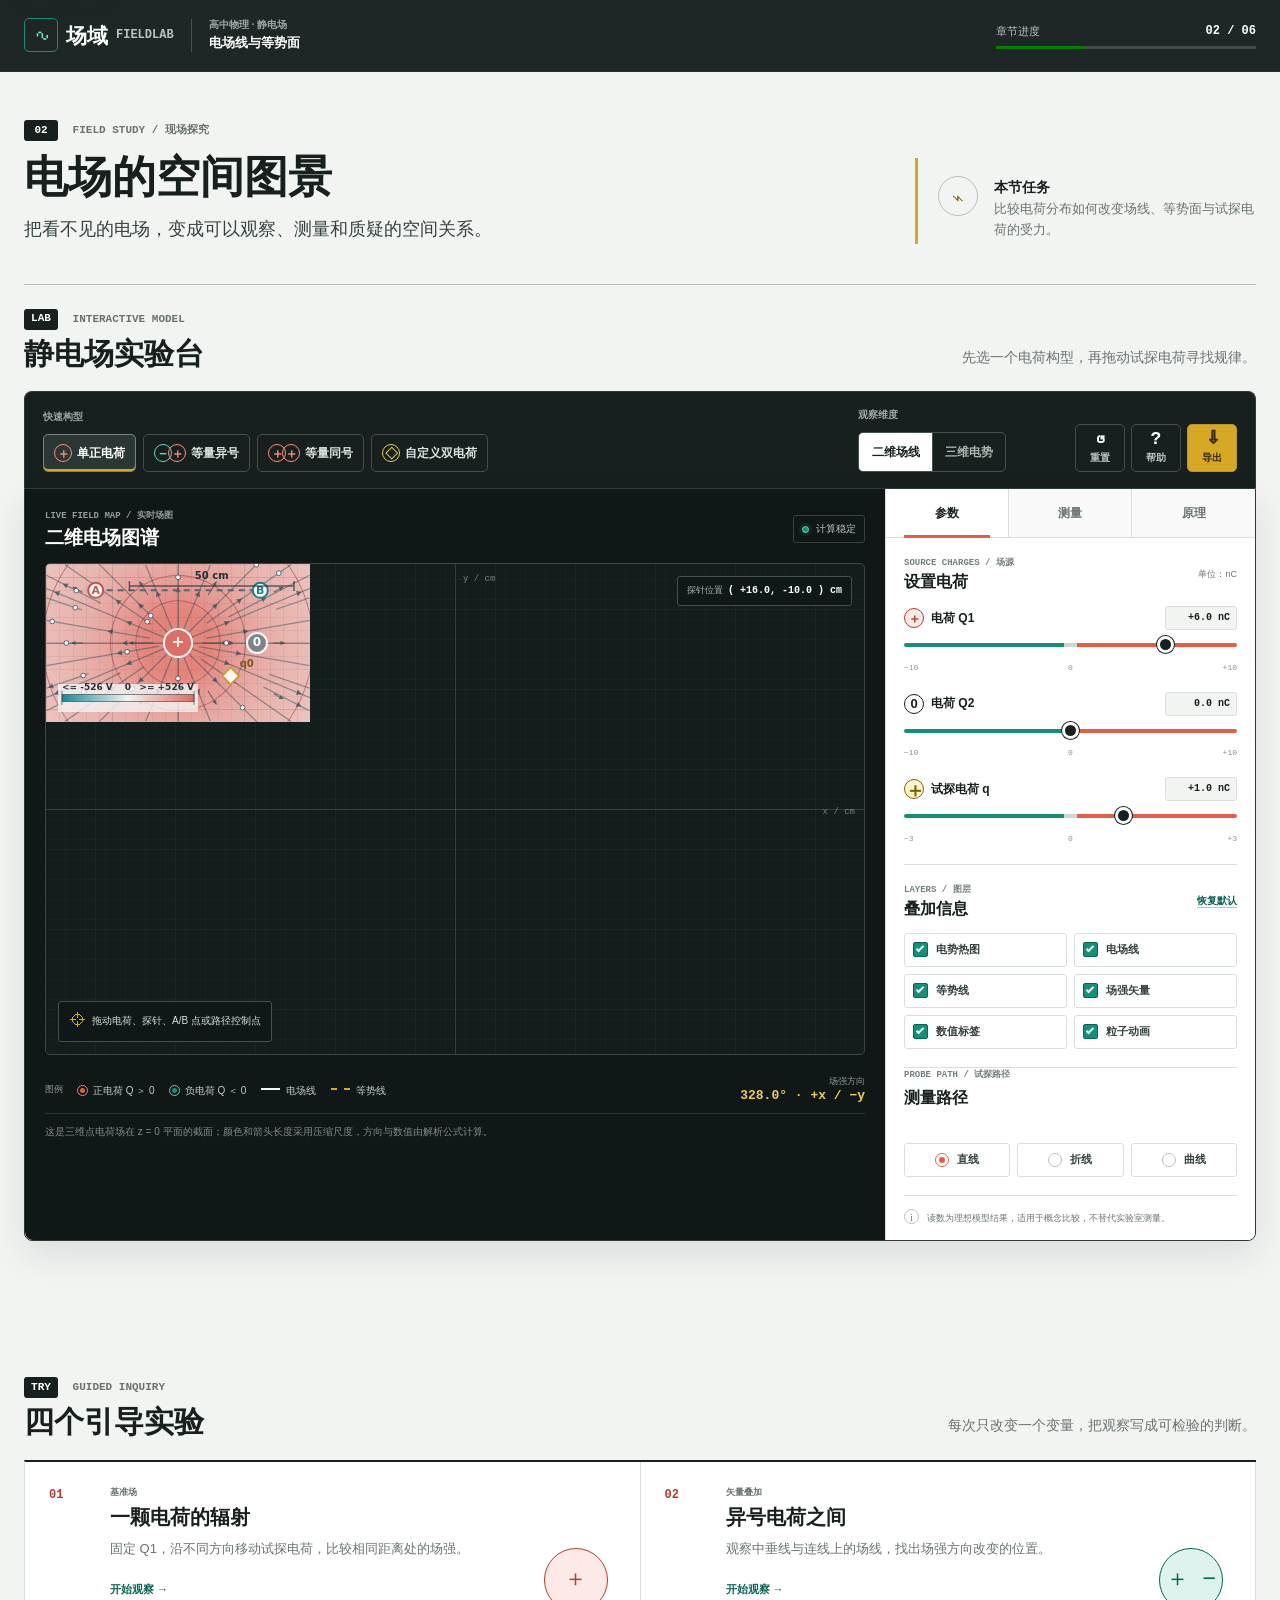
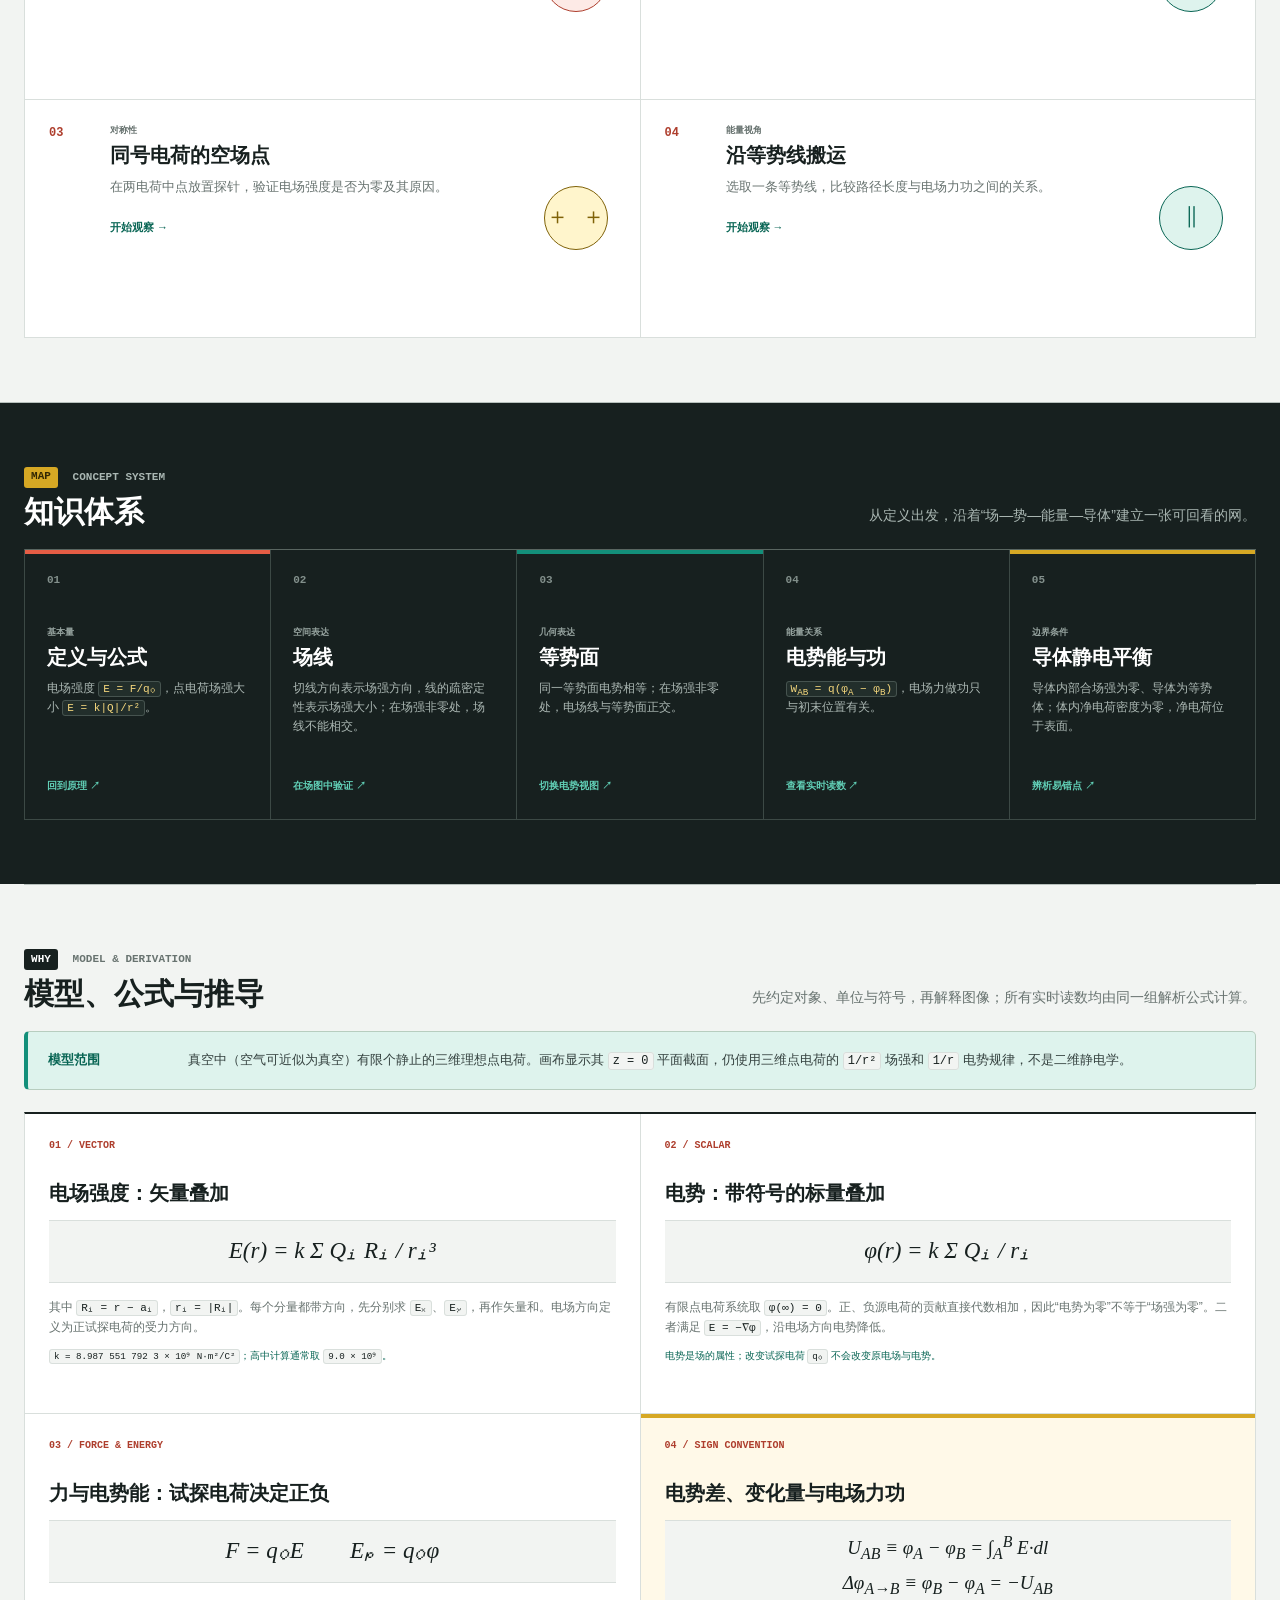
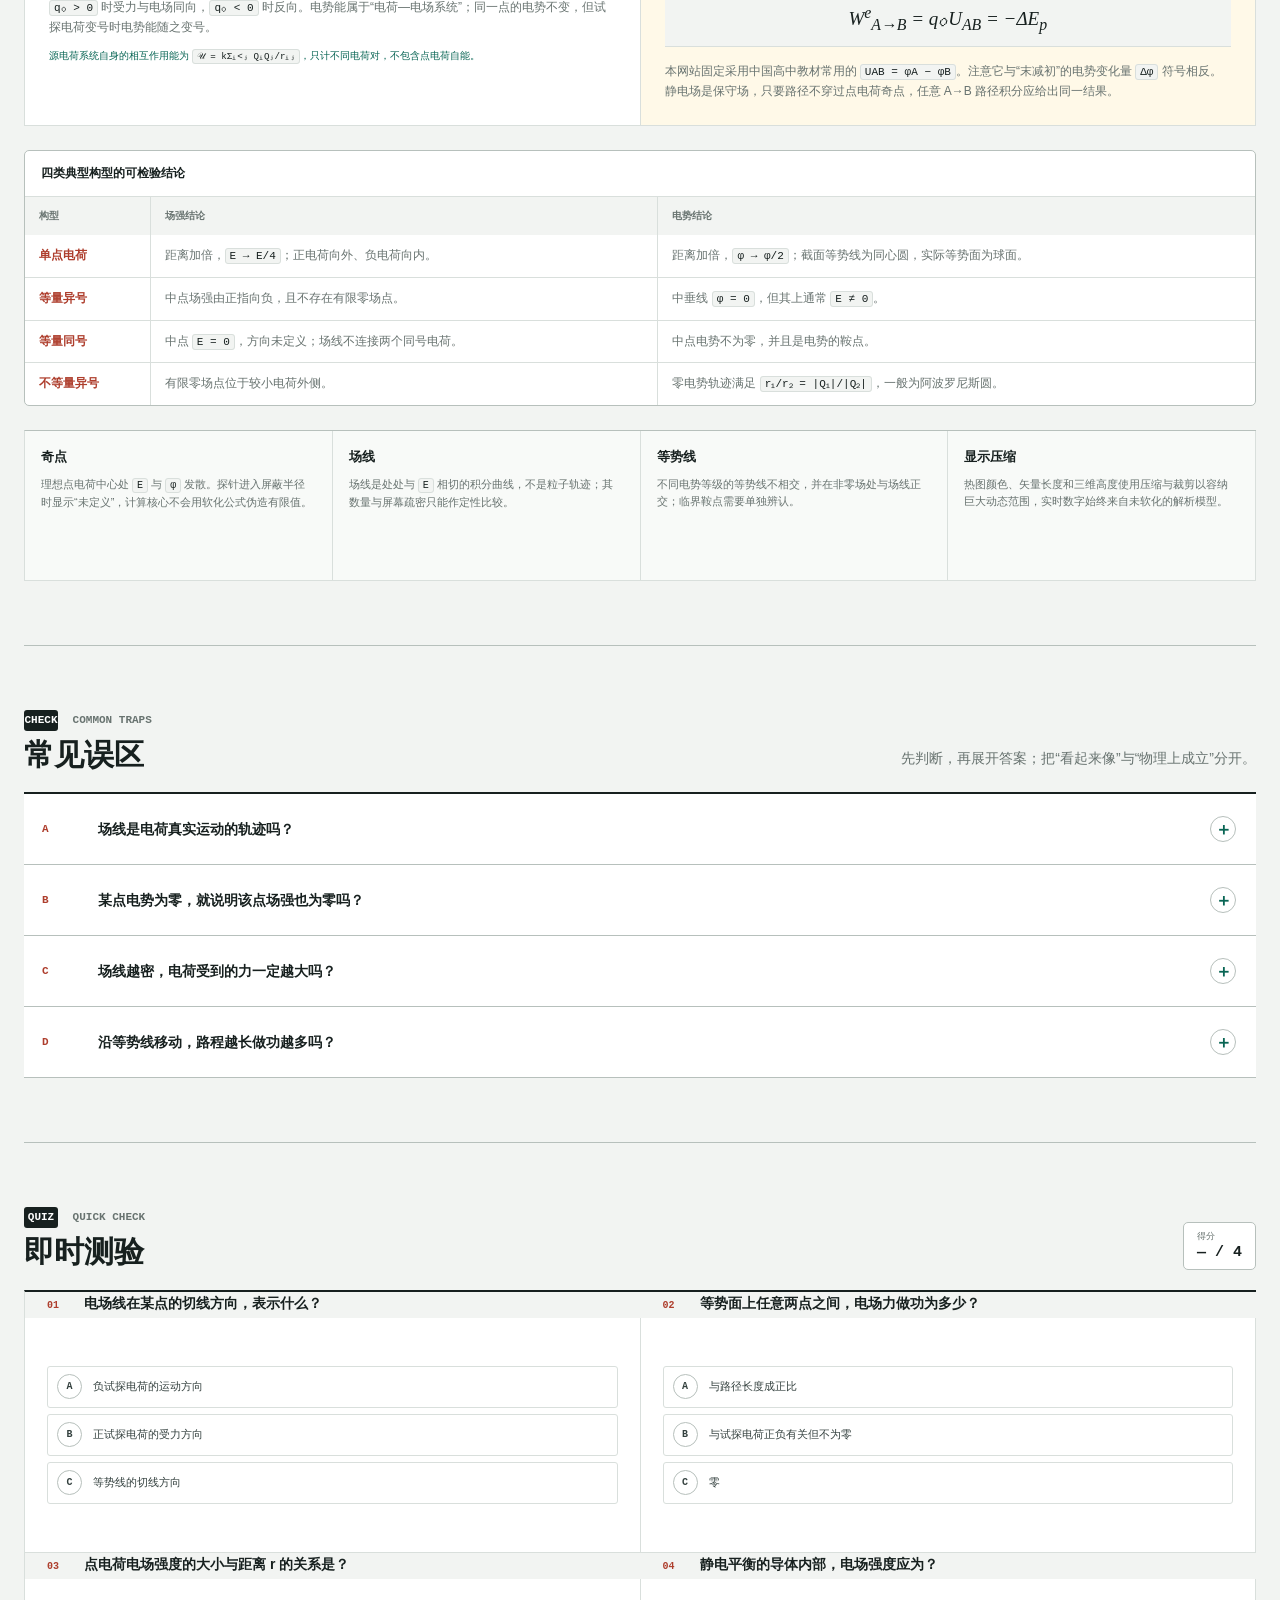
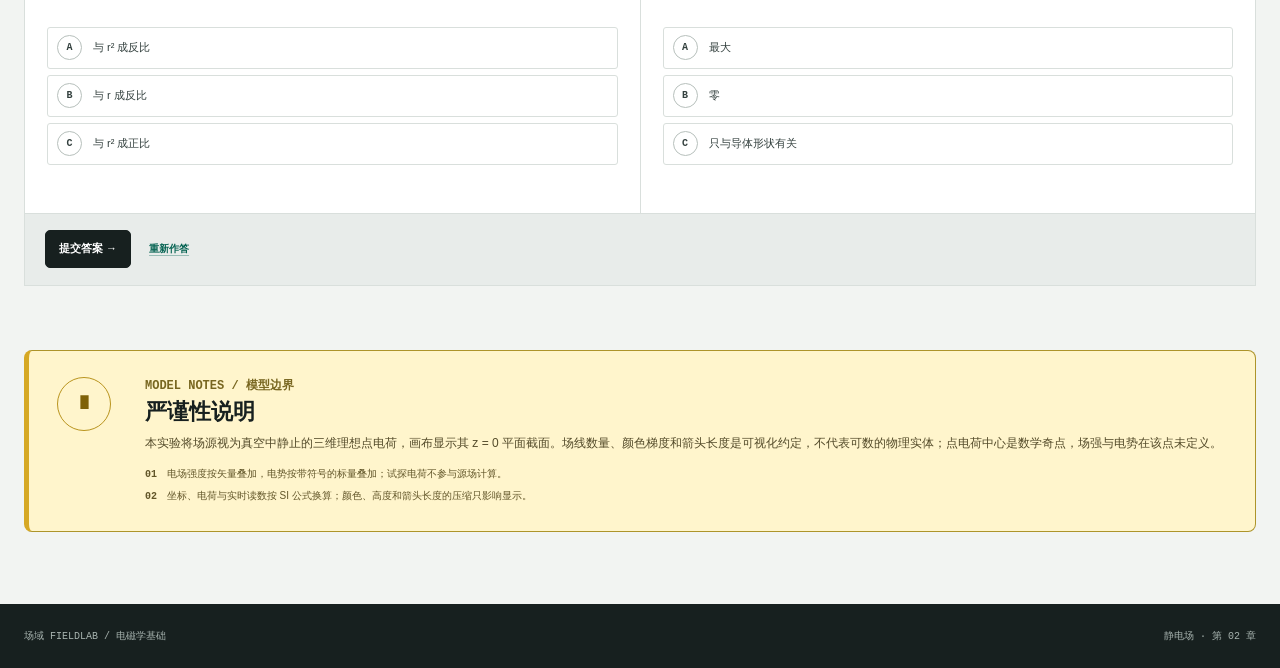
<file: index.html>
<!DOCTYPE html>
<html lang="zh-CN">
<head>
  <meta charset="utf-8">
  <meta name="viewport" content="width=device-width, initial-scale=1">
  <meta name="theme-color" content="#17201f">
  <meta name="description" content="场域 FIELDLAB：高中物理静电场可视化实验与概念练习。">
  <link rel="icon" href="data:image/svg+xml,%3Csvg xmlns='http://www.w3.org/2000/svg' viewBox='0 0 64 64'%3E%3Crect width='64' height='64' rx='8' fill='%2317201f'/%3E%3Ccircle cx='20' cy='32' r='9' fill='%23e65d45'/%3E%3Ccircle cx='44' cy='32' r='9' fill='%23138f7a'/%3E%3Cpath d='M18 32h4M20 30v4M41 32h6' stroke='white' stroke-width='3' stroke-linecap='round'/%3E%3C/svg%3E">
  <title>场域 FIELDLAB · 静电场实验室</title>
  <link rel="stylesheet" href="css/styles.css">
</head>
<body data-app="physics-lab" data-default-preset="single-positive" data-default-view="field-lines">
  <a class="skip-link" href="#experiment">跳到实验台</a>

  <div class="site-shell" id="fieldlab-app">
    <header class="topbar" id="site-header" aria-label="网站页眉">
      <div class="brand-lockup">
        <a class="brand" href="#top" aria-label="场域 FIELDLAB 首页">
          <span class="brand-mark" aria-hidden="true">∿</span>
          <span class="brand-name">场域</span>
          <span class="brand-code">FIELDLAB</span>
        </a>
        <span class="brand-rule" aria-hidden="true"></span>
        <div class="chapter-meta">
          <span class="eyebrow">高中物理 · 静电场</span>
          <strong id="chapter-title">电场线与等势面</strong>
        </div>
      </div>

      <div class="chapter-progress-wrap">
        <div class="progress-copy">
          <span id="progress-label">章节进度</span>
          <strong id="chapter-progress-text">02 <span aria-hidden="true">/</span> 06</strong>
        </div>
        <progress class="progress-meter" id="chapter-progress" aria-labelledby="progress-label chapter-progress-text" max="6" value="2">2 / 6</progress>
      </div>
    </header>

    <main id="top">
      <section class="intro-strip" aria-labelledby="page-title">
        <div class="intro-copy">
          <p class="section-kicker"><span class="kicker-index">02</span> FIELD STUDY / 现场探究</p>
          <h1 id="page-title">电场的空间图景</h1>
          <p class="intro-lede">把看不见的电场，变成可以观察、测量和质疑的空间关系。</p>
        </div>
        <div class="intro-note">
          <span class="note-symbol" aria-hidden="true">⌁</span>
          <p><strong>本节任务</strong><br>比较电荷分布如何改变场线、等势面与试探电荷的受力。</p>
        </div>
      </section>

      <section class="lab-section" id="experiment" aria-labelledby="experiment-title">
        <div class="section-heading">
          <div>
            <p class="section-kicker"><span class="kicker-index">LAB</span> INTERACTIVE MODEL</p>
            <h2 id="experiment-title">静电场实验台</h2>
          </div>
          <p class="section-description">先选一个电荷构型，再拖动试探电荷寻找规律。</p>
        </div>

        <div class="experiment-toolbar" id="experiment-toolbar">
          <div class="toolbar-group preset-group" id="preset-controls" role="group" aria-labelledby="preset-label">
            <span class="toolbar-label" id="preset-label">快速构型</span>
            <button class="preset-button is-active" id="preset-single-positive" type="button" data-preset="single-positive" data-preset-id="single-positive" aria-pressed="true">
              <span class="charge-glyph charge-glyph-positive" aria-hidden="true">＋</span>单正电荷
            </button>
            <button class="preset-button" id="preset-equal-opposite" type="button" data-preset="equal-opposite" data-preset-id="equal-opposite" aria-pressed="false">
              <span class="charge-glyph charge-glyph-negative" aria-hidden="true">−</span><span class="charge-glyph charge-glyph-positive" aria-hidden="true">＋</span>等量异号
            </button>
            <button class="preset-button" id="preset-equal-same" type="button" data-preset="equal-same" data-preset-id="equal-same" aria-pressed="false">
              <span class="charge-glyph charge-glyph-positive" aria-hidden="true">＋</span><span class="charge-glyph charge-glyph-positive" aria-hidden="true">＋</span>等量同号
            </button>
            <button class="preset-button" id="preset-custom" type="button" data-preset="custom" data-preset-id="custom" aria-pressed="false">
              <span class="charge-glyph charge-glyph-neutral" aria-hidden="true">◇</span>自定义双电荷
            </button>
          </div>

          <div class="toolbar-group view-group" id="dimension-switcher" role="group" aria-labelledby="view-label">
            <span class="toolbar-label" id="view-label">观察维度</span>
            <div class="segmented-control" role="group" aria-label="选择可视化维度">
              <button class="segment-button is-active" id="view-field-lines" type="button" data-view="field-lines" data-dimension="2d" data-renderer="field" aria-pressed="true">二维场线</button>
              <button class="segment-button" id="view-potential-surface" type="button" data-view="potential-surface" data-dimension="3d" data-renderer="surface" aria-pressed="false">三维电势</button>
            </div>
          </div>

          <div class="toolbar-actions" id="experiment-actions">
            <button class="icon-button" id="reset-experiment" type="button" data-action="reset" title="恢复默认构型">
              <span aria-hidden="true">↺</span><span>重置</span>
            </button>
            <button class="icon-button" id="help-button" type="button" data-action="help" title="查看操作提示">
              <span aria-hidden="true">?</span><span>帮助</span>
            </button>
            <button class="icon-button icon-button-accent" id="export-data" type="button" data-action="export" title="导出当前测量数据">
              <span aria-hidden="true">⇩</span><span>导出</span>
            </button>
          </div>
        </div>

        <div class="experiment-grid">
          <section class="visual-panel" id="visual-panel" aria-labelledby="visual-title">
            <div class="visual-header">
              <div>
                <p class="panel-kicker">LIVE FIELD MAP / 实时场图</p>
                <h3 id="visual-title">二维电场线</h3>
              </div>
              <div class="simulation-status" id="simulation-status" aria-live="polite">
                <span class="status-dot" aria-hidden="true"></span>
                <span id="render-state">计算稳定</span>
              </div>
            </div>

            <div class="canvas-stage" id="canvas-stage" data-render-target="field" data-coordinate-system="cartesian">
              <canvas id="field-canvas" width="1200" height="720" aria-label="二维电场线与电势热图，可拖动电荷和试探电荷"></canvas>
              <canvas id="surface-canvas" width="1200" height="720" aria-label="三维电势曲面，可旋转观察" hidden></canvas>
              <div class="canvas-grid-label canvas-grid-label-x" aria-hidden="true">x / cm</div>
              <div class="canvas-grid-label canvas-grid-label-y" aria-hidden="true">y / cm</div>
              <div class="canvas-hint" id="canvas-hint" role="status">
                <span class="hint-symbol" aria-hidden="true">⌖</span>
                <span id="canvas-instruction">拖动电荷或试探电荷，观察场线如何响应</span>
              </div>
              <div class="canvas-badge" id="canvas-coordinate" aria-live="polite">探针位置&nbsp; <strong id="probe-position-value">( 0.0, 0.0 ) cm</strong></div>
              <div class="canvas-empty-state" id="canvas-empty-state" hidden>
                <span aria-hidden="true">□</span>
                <strong>等待场图计算</strong>
                <span>调整参数后，场线将在这里绘制。</span>
              </div>
            </div>

            <div class="visual-footer">
              <div class="legend" id="field-legend" aria-label="电场图例">
                <span class="legend-label">图例</span>
                <span class="legend-item" id="legend-positive" data-legend="positive"><i class="legend-swatch swatch-positive" aria-hidden="true"></i>正电荷 Q ＞ 0</span>
                <span class="legend-item" id="legend-negative" data-legend="negative"><i class="legend-swatch swatch-negative" aria-hidden="true"></i>负电荷 Q ＜ 0</span>
                <span class="legend-item" id="legend-field-line" data-legend="field-line"><i class="legend-line legend-line-field" aria-hidden="true"></i>电场线</span>
                <span class="legend-item" id="legend-equipotential" data-legend="equipotential"><i class="legend-line legend-line-equipotential" aria-hidden="true"></i>等势线</span>
              </div>
              <div class="canvas-readout" id="canvas-readout" aria-live="polite">
                <span class="readout-label">场强方向</span>
                <strong id="field-direction-value">—</strong>
              </div>
            </div>
            <p class="visual-caption" id="visual-caption">这是三维点电荷场在 z = 0 平面的截面；颜色与箭头长度采用压缩尺度，方向和实时读数由解析公式计算。</p>
          </section>

          <aside class="control-panel" id="control-panel" aria-label="实验控制面板">
            <div class="panel-tabs" id="lab-tabs" role="tablist" aria-label="实验面板分类">
              <button class="panel-tab is-active" id="parameters-tab" type="button" role="tab" aria-selected="true" aria-controls="parameters-panel" data-tab="parameters">参数</button>
              <button class="panel-tab" id="measurement-tab" type="button" role="tab" aria-selected="false" aria-controls="measurement-panel" data-tab="measurement" tabindex="-1">测量</button>
              <button class="panel-tab" id="principle-tab" type="button" role="tab" aria-selected="false" aria-controls="principle-panel" data-tab="principle" tabindex="-1">原理</button>
            </div>

            <div class="tab-panels">
              <section class="tab-panel is-active" id="parameters-panel" role="tabpanel" aria-labelledby="parameters-tab" data-panel="parameters">
                <div class="panel-section" id="charge-controls">
                  <div class="panel-section-heading">
                    <div>
                      <p class="panel-kicker">SOURCE CHARGES / 场源</p>
                      <h4>设置电荷</h4>
                    </div>
                    <span class="unit-note">单位：nC</span>
                  </div>

                  <div class="range-control" id="q1-control">
                    <div class="range-heading">
                      <label for="q1-slider"><span class="charge-indicator charge-indicator-positive" aria-hidden="true">＋</span>电荷 Q1</label>
                      <output id="q1-value" for="q1-slider" data-value-for="q1-slider">+6.0 nC</output>
                    </div>
                    <input id="q1-slider" name="q1" type="range" min="-10" max="10" step="0.5" value="6" data-parameter="q1" data-charge-id="q1" aria-describedby="q1-scale">
                    <div class="range-scale" id="q1-scale" aria-hidden="true"><span>−10</span><span>0</span><span>+10</span></div>
                  </div>

                  <div class="range-control" id="q2-control">
                    <div class="range-heading">
                      <label for="q2-slider"><span class="charge-indicator charge-indicator-negative" aria-hidden="true">−</span>电荷 Q2</label>
                      <output id="q2-value" for="q2-slider" data-value-for="q2-slider">0.0 nC</output>
                    </div>
                    <input id="q2-slider" name="q2" type="range" min="-10" max="10" step="0.5" value="0" data-parameter="q2" data-charge-id="q2" aria-describedby="q2-scale">
                    <div class="range-scale" id="q2-scale" aria-hidden="true"><span>−10</span><span>0</span><span>+10</span></div>
                  </div>

                  <div class="range-control probe-control" id="probe-charge-control">
                    <div class="range-heading">
                      <label for="test-charge-slider"><span class="probe-indicator" aria-hidden="true">·</span>试探电荷 q</label>
                      <output id="test-charge-value" for="test-charge-slider" data-value-for="test-charge-slider">+1.0 nC</output>
                    </div>
                    <input id="test-charge-slider" name="test-charge" type="range" min="-3" max="3" step="0.1" value="1" data-parameter="test-charge" data-charge-id="probe" aria-describedby="test-charge-scale">
                    <div class="range-scale" id="test-charge-scale" aria-hidden="true"><span>−3</span><span>0</span><span>+3</span></div>
                  </div>
                </div>

                <div class="panel-section" id="layer-controls">
                  <div class="panel-section-heading">
                    <div>
                      <p class="panel-kicker">LAYERS / 图层</p>
                      <h4>叠加信息</h4>
                    </div>
                    <button class="text-button" id="layers-default" type="button" data-action="layers-default">恢复默认</button>
                  </div>
                  <div class="check-grid">
                    <label class="check-row" for="heatmap-toggle"><input id="heatmap-toggle" type="checkbox" name="layer-heatmap" data-layer="heatmap" checked><span class="check-mark" aria-hidden="true"></span><span>电势热图</span></label>
                    <label class="check-row" for="field-lines-toggle"><input id="field-lines-toggle" type="checkbox" name="layer-field-lines" data-layer="field-lines" checked><span class="check-mark" aria-hidden="true"></span><span>电场线</span></label>
                    <label class="check-row" for="equipotential-toggle"><input id="equipotential-toggle" type="checkbox" name="layer-equipotential" data-layer="equipotential" checked><span class="check-mark" aria-hidden="true"></span><span>等势线</span></label>
                    <label class="check-row" for="vectors-toggle"><input id="vectors-toggle" type="checkbox" name="layer-vectors" data-layer="vectors" checked><span class="check-mark" aria-hidden="true"></span><span>场强矢量</span></label>
                    <label class="check-row" for="labels-toggle"><input id="labels-toggle" type="checkbox" name="layer-labels" data-layer="labels" checked><span class="check-mark" aria-hidden="true"></span><span>数值标签</span></label>
                    <label class="check-row" for="animation-toggle"><input id="animation-toggle" type="checkbox" name="layer-animation" data-layer="animation" checked><span class="check-mark" aria-hidden="true"></span><span>粒子动画</span></label>
                  </div>
                </div>

                <fieldset class="panel-section path-controls" id="path-controls">
                  <legend class="panel-section-heading">
                    <span><span class="panel-kicker">PROBE PATH / 试探路径</span><strong>测量路径</strong></span>
                  </legend>
                  <div class="radio-grid">
                    <label class="radio-row" for="path-straight"><input id="path-straight" type="radio" name="probe-path" value="line" data-path="line" checked><span class="radio-mark" aria-hidden="true"></span><span>直线</span></label>
                    <label class="radio-row" for="path-polyline"><input id="path-polyline" type="radio" name="probe-path" value="polyline" data-path="polyline"><span class="radio-mark" aria-hidden="true"></span><span>折线</span></label>
                    <label class="radio-row" for="path-curve"><input id="path-curve" type="radio" name="probe-path" value="arc" data-path="arc"><span class="radio-mark" aria-hidden="true"></span><span>曲线</span></label>
                  </div>
                </fieldset>
              </section>

              <section class="tab-panel" id="measurement-panel" role="tabpanel" aria-labelledby="measurement-tab" data-panel="measurement" hidden>
                <div class="panel-section measurement-overview">
                  <div class="panel-section-heading">
                    <div>
                      <p class="panel-kicker">LIVE READINGS / 实时读数</p>
                      <h4>试探电荷所在点</h4>
                    </div>
                    <span class="live-badge" id="measurement-status"><span class="status-dot" aria-hidden="true"></span>实时</span>
                  </div>
                  <div class="reading-list" id="realtime-readings">
                    <div class="reading-row" id="field-strength-readout" data-reading="field-strength"><span>电场强度 E</span><output id="field-strength-value">— N/C</output></div>
                    <div class="reading-row" id="potential-readout" data-reading="potential"><span>电势 φ</span><output id="potential-value">— V</output></div>
                    <div class="reading-row" id="potential-energy-readout" data-reading="potential-energy"><span>电势能 E<sub>p</sub></span><output id="potential-energy-value">— μJ</output></div>
                    <div class="reading-row" id="work-readout" data-reading="work"><span>电场力功 W</span><output id="work-value">— μJ</output></div>
                    <div class="reading-row" id="distance-readout" data-reading="distance"><span>距 Q1 / Q2</span><output id="distance-value">— cm</output></div>
                    <div class="reading-row" id="field-angle-readout" data-reading="field-angle"><span>方向角 θ</span><output id="field-angle-value">— °</output></div>
                  </div>
                  <p class="measurement-summary" id="measurement-summary">移动探针后，读数会随位置更新。</p>
                </div>

                <div class="panel-section" id="measurement-log-section">
                  <div class="panel-section-heading"><h4>路径采样</h4><button class="text-button" id="clear-measurement" type="button" data-action="clear-measurement">清空</button></div>
                  <div class="table-wrap">
                    <table class="measurement-table" id="measurement-table">
                      <caption class="sr-only">已采样点的电势和场强</caption>
                      <thead><tr><th scope="col">点位</th><th scope="col">φ / V</th><th scope="col">E / N·C<sup>−1</sup></th></tr></thead>
                      <tbody id="measurement-log"><tr class="empty-row" id="measurement-empty"><td colspan="3">尚未添加测量点</td></tr></tbody>
                    </table>
                  </div>
                  <button class="outline-button full-width" id="add-measurement-point" type="button" data-action="add-measurement">＋ 添加当前点</button>
                </div>
              </section>

              <section class="tab-panel" id="principle-panel" role="tabpanel" aria-labelledby="principle-tab" data-panel="principle" hidden>
                <div class="panel-section principle-lead">
                  <p class="panel-kicker">CORE MODEL / 核心模型</p>
                  <h4>从库仑定律到电场</h4>
                  <p>电场强度定义为单位正电荷在该点受到的电场力，方向与正试探电荷受力方向一致。</p>
                  <div class="formula-block" id="principle-formula" aria-label="点电荷电场强度公式"><span>E</span><b>=</b><span class="formula-fraction"><i>k |Q|</i><em>r²</em></span></div>
                  <p class="formula-note">k = 9.0 × 10<sup>9</sup> N·m²/C²；叠加多个场源时，电场强度按矢量相加。</p>
                </div>
                <div class="panel-section principle-checks" id="principle-checks">
                  <div class="principle-line"><span class="principle-symbol" aria-hidden="true">01</span><p><strong>方向</strong>：正电荷场线向外，负电荷场线向内。</p></div>
                  <div class="principle-line"><span class="principle-symbol" aria-hidden="true">02</span><p><strong>疏密</strong>：同一图中，场线越密处通常表示场强越大。</p></div>
                  <div class="principle-line"><span class="principle-symbol" aria-hidden="true">03</span><p><strong>功与势</strong>：沿等势线移动电荷，电场力不做功。</p></div>
                </div>
                <button class="outline-button full-width" id="principle-more" type="button" data-action="open-principle">查看推导提示 <span aria-hidden="true">→</span></button>
              </section>
            </div>
            <p class="panel-footnote" id="control-footnote"><span aria-hidden="true">i</span> 读数为理想模型结果，适用于概念比较，不替代实验室测量。</p>
          </aside>
        </div>
      </section>

      <section class="guided-section content-section" id="guided-experiments" aria-labelledby="guided-title">
        <div class="section-heading compact-heading">
          <div>
            <p class="section-kicker"><span class="kicker-index">TRY</span> GUIDED INQUIRY</p>
            <h2 id="guided-title">四个引导实验</h2>
          </div>
          <p class="section-description">每次只改变一个变量，把观察写成可检验的判断。</p>
        </div>
        <div class="guided-grid" id="guided-experiment-list">
          <article class="guided-item" id="guided-single-charge" data-experiment-id="single-charge" data-load-preset="single-positive">
            <div class="item-index" aria-hidden="true">01</div>
            <div class="guided-content"><p class="item-label">基准场</p><h3>一颗电荷的辐射</h3><p>固定 Q1，沿不同方向移动试探电荷，比较相同距离处的场强。</p><button class="link-button" type="button" data-action="start-experiment" data-experiment="single-charge">开始观察 <span aria-hidden="true">→</span></button></div>
            <span class="item-symbol symbol-positive" aria-hidden="true">＋</span>
          </article>
          <article class="guided-item" id="guided-dipole" data-experiment-id="dipole" data-load-preset="equal-opposite">
            <div class="item-index" aria-hidden="true">02</div>
            <div class="guided-content"><p class="item-label">矢量叠加</p><h3>异号电荷之间</h3><p>观察中垂线与连线上的场线，找出场强方向改变的位置。</p><button class="link-button" type="button" data-action="start-experiment" data-experiment="dipole">开始观察 <span aria-hidden="true">→</span></button></div>
            <span class="item-symbol symbol-dipole" aria-hidden="true">＋ −</span>
          </article>
          <article class="guided-item" id="guided-same-sign" data-experiment-id="same-sign" data-load-preset="equal-same">
            <div class="item-index" aria-hidden="true">03</div>
            <div class="guided-content"><p class="item-label">对称性</p><h3>同号电荷的空场点</h3><p>在两电荷中点放置探针，验证电场强度是否为零及其原因。</p><button class="link-button" type="button" data-action="start-experiment" data-experiment="same-sign">开始观察 <span aria-hidden="true">→</span></button></div>
            <span class="item-symbol symbol-same" aria-hidden="true">＋ ＋</span>
          </article>
          <article class="guided-item" id="guided-equipotential" data-experiment-id="equipotential" data-load-preset="custom">
            <div class="item-index" aria-hidden="true">04</div>
            <div class="guided-content"><p class="item-label">能量视角</p><h3>沿等势线搬运</h3><p>选取一条等势线，比较路径长度与电场力功之间的关系。</p><button class="link-button" type="button" data-action="start-experiment" data-experiment="equipotential">开始观察 <span aria-hidden="true">→</span></button></div>
            <span class="item-symbol symbol-equipotential" aria-hidden="true">∥</span>
          </article>
        </div>
      </section>

      <section class="knowledge-section content-section" id="knowledge-system" aria-labelledby="knowledge-title">
        <div class="section-heading compact-heading">
          <div>
            <p class="section-kicker"><span class="kicker-index">MAP</span> CONCEPT SYSTEM</p>
            <h2 id="knowledge-title">知识体系</h2>
          </div>
          <p class="section-description">从定义出发，沿着“场—势—能量—导体”建立一张可回看的网。</p>
        </div>
        <div class="knowledge-grid">
          <article class="knowledge-item knowledge-item-featured" id="knowledge-definition" data-topic="definition-formula">
            <span class="knowledge-number">01</span><p class="item-label">基本量</p><h3>定义与公式</h3><p>电场强度 <code>E = F/q₀</code>，点电荷场强大小 <code>E = k|Q|/r²</code>。</p><a href="#principle-panel" class="knowledge-link">回到原理 <span aria-hidden="true">↗</span></a>
          </article>
          <article class="knowledge-item" id="knowledge-field-lines" data-topic="field-lines">
            <span class="knowledge-number">02</span><p class="item-label">空间表达</p><h3>场线</h3><p>切线方向表示场强方向，线的疏密定性表示场强大小；在场强非零处，场线不能相交。</p><a href="#experiment" class="knowledge-link">在场图中验证 <span aria-hidden="true">↗</span></a>
          </article>
          <article class="knowledge-item" id="knowledge-equipotential" data-topic="equipotential-surfaces">
            <span class="knowledge-number">03</span><p class="item-label">几何表达</p><h3>等势面</h3><p>同一等势面电势相等；在场强非零处，电场线与等势面正交。</p><a href="#view-potential-surface" class="knowledge-link">切换电势视图 <span aria-hidden="true">↗</span></a>
          </article>
          <article class="knowledge-item" id="knowledge-energy-work" data-topic="potential-energy-work">
            <span class="knowledge-number">04</span><p class="item-label">能量关系</p><h3>电势能与功</h3><p><code>W<sub>AB</sub> = q(φ<sub>A</sub> − φ<sub>B</sub>)</code>，电场力做功只与初末位置有关。</p><a href="#measurement-panel" class="knowledge-link">查看实时读数 <span aria-hidden="true">↗</span></a>
          </article>
          <article class="knowledge-item" id="knowledge-conductor" data-topic="conductor-equilibrium">
            <span class="knowledge-number">05</span><p class="item-label">边界条件</p><h3>导体静电平衡</h3><p>导体内部合场强为零、导体为等势体；体内净电荷密度为零，净电荷位于表面。</p><a href="#misconceptions" class="knowledge-link">辨析易错点 <span aria-hidden="true">↗</span></a>
          </article>
        </div>
      </section>

      <section class="derivation-section content-section" id="derivation-system" aria-labelledby="derivation-title">
        <div class="section-heading compact-heading">
          <div>
            <p class="section-kicker"><span class="kicker-index">WHY</span> MODEL &amp; DERIVATION</p>
            <h2 id="derivation-title">模型、公式与推导</h2>
          </div>
          <p class="section-description">先约定对象、单位与符号，再解释图像；所有实时读数均由同一组解析公式计算。</p>
        </div>

        <div class="model-scope" aria-label="模型适用范围">
          <strong>模型范围</strong>
          <p>真空中（空气可近似为真空）有限个静止的三维理想点电荷。画布显示其 <code>z = 0</code> 平面截面，仍使用三维点电荷的 <code>1/r²</code> 场强和 <code>1/r</code> 电势规律，不是二维静电学。</p>
        </div>

        <div class="derivation-grid">
          <article class="derivation-item">
            <span class="derivation-index">01 / VECTOR</span>
            <h3>电场强度：矢量叠加</h3>
            <div class="equation" aria-label="电场强度矢量叠加公式">E(r) = k Σ Qᵢ Rᵢ / rᵢ³</div>
            <p>其中 <code>Rᵢ = r − aᵢ</code>，<code>rᵢ = |Rᵢ|</code>。每个分量都带方向，先分别求 <code>Eₓ</code>、<code>Eᵧ</code>，再作矢量和。电场方向定义为正试探电荷的受力方向。</p>
            <p class="formula-detail"><code>k = 8.987 551 792 3 × 10⁹ N·m²/C²</code>；高中计算通常取 <code>9.0 × 10⁹</code>。</p>
          </article>

          <article class="derivation-item">
            <span class="derivation-index">02 / SCALAR</span>
            <h3>电势：带符号的标量叠加</h3>
            <div class="equation" aria-label="点电荷系电势公式">φ(r) = k Σ Qᵢ / rᵢ</div>
            <p>有限点电荷系统取 <code>φ(∞) = 0</code>。正、负源电荷的贡献直接代数相加，因此“电势为零”不等于“场强为零”。二者满足 <code>E = −∇φ</code>，沿电场方向电势降低。</p>
            <p class="formula-detail">电势是场的属性；改变试探电荷 <code>q₀</code> 不会改变原电场与电势。</p>
          </article>

          <article class="derivation-item">
            <span class="derivation-index">03 / FORCE &amp; ENERGY</span>
            <h3>力与电势能：试探电荷决定正负</h3>
            <div class="equation" aria-label="电场力和电势能公式">F = q₀E　　Eₚ = q₀φ</div>
            <p><code>q₀ &gt; 0</code> 时受力与电场同向，<code>q₀ &lt; 0</code> 时反向。电势能属于“电荷—电场系统”；同一点的电势不变，但试探电荷变号时电势能随之变号。</p>
            <p class="formula-detail">源电荷系统自身的相互作用能为 <code>𝒰 = kΣᵢ&lt;ⱼ QᵢQⱼ/rᵢⱼ</code>，只计不同电荷对，不包含点电荷自能。</p>
          </article>

          <article class="derivation-item derivation-item-accent">
            <span class="derivation-index">04 / SIGN CONVENTION</span>
            <h3>电势差、变化量与电场力功</h3>
            <div class="equation equation-stack" aria-label="电势差和电场力做功公式">
              <span>U<sub>AB</sub> ≡ φ<sub>A</sub> − φ<sub>B</sub> = ∫<sub>A</sub><sup>B</sup> E·dl</span>
              <span>Δφ<sub>A→B</sub> ≡ φ<sub>B</sub> − φ<sub>A</sub> = −U<sub>AB</sub></span>
              <span>W<sup>e</sup><sub>A→B</sub> = q₀U<sub>AB</sub> = −ΔE<sub>p</sub></span>
            </div>
            <p>本网站固定采用中国高中教材常用的 <code>UAB = φA − φB</code>。注意它与“末减初”的电势变化量 <code>Δφ</code> 符号相反。静电场是保守场，只要路径不穿过点电荷奇点，任意 A→B 路径积分应给出同一结果。</p>
          </article>
        </div>

        <div class="principle-table-wrap">
          <table class="principle-table">
            <caption>四类典型构型的可检验结论</caption>
            <thead><tr><th scope="col">构型</th><th scope="col">场强结论</th><th scope="col">电势结论</th></tr></thead>
            <tbody>
              <tr><th scope="row">单点电荷</th><td>距离加倍，<code>E → E/4</code>；正电荷向外、负电荷向内。</td><td>距离加倍，<code>φ → φ/2</code>；截面等势线为同心圆，实际等势面为球面。</td></tr>
              <tr><th scope="row">等量异号</th><td>中点场强由正指向负，且不存在有限零场点。</td><td>中垂线 <code>φ = 0</code>，但其上通常 <code>E ≠ 0</code>。</td></tr>
              <tr><th scope="row">等量同号</th><td>中点 <code>E = 0</code>，方向未定义；场线不连接两个同号电荷。</td><td>中点电势不为零，并且是电势的鞍点。</td></tr>
              <tr><th scope="row">不等量异号</th><td>有限零场点位于较小电荷外侧。</td><td>零电势轨迹满足 <code>r₁/r₂ = |Q₁|/|Q₂|</code>，一般为阿波罗尼斯圆。</td></tr>
            </tbody>
          </table>
        </div>

        <div class="visual-integrity">
          <div><strong>奇点</strong><p>理想点电荷中心处 <code>E</code> 与 <code>φ</code> 发散。探针进入屏蔽半径时显示“未定义”，计算核心不会用软化公式伪造有限值。</p></div>
          <div><strong>场线</strong><p>场线是处处与 <code>E</code> 相切的积分曲线，不是粒子轨迹；其数量与屏幕疏密只能作定性比较。</p></div>
          <div><strong>等势线</strong><p>不同电势等级的等势线不相交，并在非零场处与场线正交；临界鞍点需要单独辨认。</p></div>
          <div><strong>显示压缩</strong><p>热图颜色、矢量长度和三维高度使用压缩与裁剪以容纳巨大动态范围，实时数字始终来自未软化的解析模型。</p></div>
        </div>
      </section>

      <section class="misconception-section content-section" id="misconceptions" aria-labelledby="misconception-title">
        <div class="section-heading compact-heading">
          <div>
            <p class="section-kicker"><span class="kicker-index">CHECK</span> COMMON TRAPS</p>
            <h2 id="misconception-title">常见误区</h2>
          </div>
          <p class="section-description">先判断，再展开答案；把“看起来像”与“物理上成立”分开。</p>
        </div>
        <div class="misconception-list">
          <details class="misconception-item" id="misconception-lines">
            <summary><span class="summary-number">A</span><span>场线是电荷真实运动的轨迹吗？</span><span class="summary-toggle" aria-hidden="true">＋</span></summary>
            <p>不是。场线是人为画出的几何曲线，用于描述场的方向和相对强弱；只有在特定初始条件下，带电粒子的运动轨迹才可能与场线重合。</p>
          </details>
          <details class="misconception-item" id="misconception-zero-field">
            <summary><span class="summary-number">B</span><span>某点电势为零，就说明该点场强也为零吗？</span><span class="summary-toggle" aria-hidden="true">＋</span></summary>
            <p>不一定。电势是标量叠加，场强是矢量叠加；电势为零的点仍可能存在非零场强。</p>
          </details>
          <details class="misconception-item" id="misconception-density">
            <summary><span class="summary-number">C</span><span>场线越密，电荷受到的力一定越大吗？</span><span class="summary-toggle" aria-hidden="true">＋</span></summary>
            <p>场线疏密只能在同一幅图、同一绘制规则下定性比较场强。实际受力还与试探电荷的电荷量有关，<code>F = qE</code>。</p>
          </details>
          <details class="misconception-item" id="misconception-equipotential">
            <summary><span class="summary-number">D</span><span>沿等势线移动，路程越长做功越多吗？</span><span class="summary-toggle" aria-hidden="true">＋</span></summary>
            <p>不会。理想静电场是保守场，等势线上任意两点电势差为零，因此电场力功为零，与路径长度无关。</p>
          </details>
        </div>
      </section>

      <section class="quiz-section content-section" id="instant-quiz" aria-labelledby="quiz-title">
        <div class="section-heading compact-heading">
          <div>
            <p class="section-kicker"><span class="kicker-index">QUIZ</span> QUICK CHECK</p>
            <h2 id="quiz-title">即时测验</h2>
          </div>
          <div class="quiz-score" aria-live="polite"><span>得分</span><strong id="quiz-score">— / 4</strong></div>
        </div>
        <form class="quiz-form" id="quiz-form" data-quiz="electrostatic-field" novalidate>
          <fieldset class="quiz-item" id="quiz-question-1" data-question="1" data-answer="B" data-quiz-answer="B">
            <legend><span class="question-number">01</span>电场线在某点的切线方向，表示什么？</legend>
            <div class="quiz-options">
              <label><input type="radio" name="quiz-q1" value="A"><span class="option-letter">A</span><span>负试探电荷的运动方向</span></label>
              <label><input type="radio" name="quiz-q1" value="B"><span class="option-letter">B</span><span>正试探电荷的受力方向</span></label>
              <label><input type="radio" name="quiz-q1" value="C"><span class="option-letter">C</span><span>等势线的切线方向</span></label>
            </div>
            <p class="quiz-feedback" id="quiz-feedback-1" data-feedback-for="quiz-question-1" aria-live="polite"></p>
          </fieldset>
          <fieldset class="quiz-item" id="quiz-question-2" data-question="2" data-answer="C" data-quiz-answer="C">
            <legend><span class="question-number">02</span>等势面上任意两点之间，电场力做功为多少？</legend>
            <div class="quiz-options">
              <label><input type="radio" name="quiz-q2" value="A"><span class="option-letter">A</span><span>与路径长度成正比</span></label>
              <label><input type="radio" name="quiz-q2" value="B"><span class="option-letter">B</span><span>与试探电荷正负有关但不为零</span></label>
              <label><input type="radio" name="quiz-q2" value="C"><span class="option-letter">C</span><span>零</span></label>
            </div>
            <p class="quiz-feedback" id="quiz-feedback-2" data-feedback-for="quiz-question-2" aria-live="polite"></p>
          </fieldset>
          <fieldset class="quiz-item" id="quiz-question-3" data-question="3" data-answer="A" data-quiz-answer="A">
            <legend><span class="question-number">03</span>点电荷电场强度的大小与距离 r 的关系是？</legend>
            <div class="quiz-options">
              <label><input type="radio" name="quiz-q3" value="A"><span class="option-letter">A</span><span>与 r² 成反比</span></label>
              <label><input type="radio" name="quiz-q3" value="B"><span class="option-letter">B</span><span>与 r 成反比</span></label>
              <label><input type="radio" name="quiz-q3" value="C"><span class="option-letter">C</span><span>与 r² 成正比</span></label>
            </div>
            <p class="quiz-feedback" id="quiz-feedback-3" data-feedback-for="quiz-question-3" aria-live="polite"></p>
          </fieldset>
          <fieldset class="quiz-item" id="quiz-question-4" data-question="4" data-answer="B" data-quiz-answer="B">
            <legend><span class="question-number">04</span>静电平衡的导体内部，电场强度应为？</legend>
            <div class="quiz-options">
              <label><input type="radio" name="quiz-q4" value="A"><span class="option-letter">A</span>最大</label>
              <label><input type="radio" name="quiz-q4" value="B"><span class="option-letter">B</span>零</label>
              <label><input type="radio" name="quiz-q4" value="C"><span class="option-letter">C</span>只与导体形状有关</label>
            </div>
            <p class="quiz-feedback" id="quiz-feedback-4" data-feedback-for="quiz-question-4" aria-live="polite"></p>
          </fieldset>
          <div class="quiz-actions">
            <button class="primary-button" id="quiz-submit" type="submit" data-action="submit-quiz">提交答案 <span aria-hidden="true">→</span></button>
            <button class="text-button" id="quiz-reset" type="reset" data-action="reset-quiz">重新作答</button>
            <p class="quiz-result" id="quiz-result" aria-live="polite"></p>
          </div>
        </form>
      </section>

      <aside class="rigor-note" id="rigor-note" aria-labelledby="rigor-title">
        <div class="rigor-symbol" aria-hidden="true">∎</div>
        <div>
          <p class="section-kicker">MODEL NOTES / 模型边界</p>
          <h2 id="rigor-title">严谨性说明</h2>
          <p>本实验将场源视为真空中静止的三维理想点电荷，画布显示其 z = 0 平面截面。场线数量、颜色梯度和箭头长度是可视化约定，不代表可数的物理实体；点电荷中心是数学奇点，场强与电势在该点未定义。</p>
          <ul class="rigor-list">
            <li><span aria-hidden="true">01</span> 电场强度按矢量叠加，电势按带符号的标量叠加；试探电荷不参与源场计算。</li>
            <li><span aria-hidden="true">02</span> 坐标、电荷与实时读数按 SI 公式换算；颜色、高度和箭头长度的压缩只影响显示。</li>
          </ul>
        </div>
      </aside>
    </main>

    <footer class="site-footer" id="site-footer">
      <span>场域 FIELDLAB / 电磁学基础</span>
      <span>静电场 · 第 02 章</span>
      <span id="live-region" class="sr-only" aria-live="polite" aria-atomic="true"></span>
    </footer>
  </div>

  <dialog class="lab-dialog" id="help-dialog" aria-labelledby="help-dialog-title">
    <div class="dialog-shell">
      <header class="dialog-header">
        <div><p class="panel-kicker">OPERATING GUIDE / 操作说明</p><h2 id="help-dialog-title">如何使用实验台</h2></div>
        <button class="dialog-close" type="button" data-dialog-close aria-label="关闭帮助">×</button>
      </header>
      <div class="dialog-body">
        <ol class="help-steps">
          <li><span>01</span><div><strong>选择构型</strong><p>先加载单电荷、等量异号、等量同号或自定义双电荷。拖动源电荷会自动进入自定义模式。</p></div></li>
          <li><span>02</span><div><strong>拖动与测量</strong><p>画布中的圆形为源电荷，黄色菱形为试探电荷，A/B 是路径端点，小方块是路径控制点。键盘聚焦画布后可用方向键移动探针，按住 Shift 每次移动 5 cm。</p></div></li>
          <li><span>03</span><div><strong>比较路径</strong><p>切换直线、折线和曲线，观察 <code>∫E·dl</code> 是否始终等于 <code>φA − φB</code>。路径穿过点电荷奇点时会明确标为无效。</p></div></li>
          <li><span>04</span><div><strong>切换视图</strong><p>二维视图用于观察场线、等势线与矢量；三维电势可拖动旋转、滚轮缩放、双击恢复视角。三维高度只作压缩显示。</p></div></li>
        </ol>
        <div class="dialog-note"><strong>方向粒子不是运动轨迹</strong><p>沿场线移动的亮点只标示电场线方向；真实带电粒子的轨迹还取决于电荷正负、质量与初速度。</p></div>
      </div>
      <footer class="dialog-actions"><button class="primary-button" type="button" data-dialog-close>开始实验</button></footer>
    </div>
  </dialog>

  <dialog class="lab-dialog export-dialog" id="export-dialog" aria-labelledby="export-dialog-title">
    <div class="dialog-shell">
      <header class="dialog-header">
        <div><p class="panel-kicker">EXPORT / 导出实验</p><h2 id="export-dialog-title">保留当前结果</h2></div>
        <button class="dialog-close" type="button" data-dialog-close aria-label="关闭导出窗口">×</button>
      </header>
      <div class="dialog-body">
        <div class="export-options">
          <button type="button" data-export-format="png"><span class="export-icon" aria-hidden="true">▧</span><strong>导出场图 PNG</strong><small>保存当前二维场图或三维电势画面</small></button>
          <button type="button" data-export-format="json"><span class="export-icon" aria-hidden="true">{ }</span><strong>导出实验 JSON</strong><small>包含构型、单位约定、实时读数与采样记录</small></button>
        </div>
        <p class="export-footnote">JSON 中明确记录 <code>UAB = φA − φB</code> 的符号约定，便于复核与二次分析。</p>
      </div>
      <footer class="dialog-actions"><button class="outline-button" type="button" data-dialog-close>取消</button></footer>
    </div>
  </dialog>

  <noscript>
    <div class="noscript-message">本实验台需要启用 JavaScript 才能计算场图；下方知识卡片与测验仍可阅读。</div>
  </noscript>
  <script defer src="js/physics.js"></script>
  <script defer src="js/field-renderer.js"></script>
  <script defer src="js/surface-renderer.js"></script>
  <script defer src="js/app.js"></script>
</body>
</html>
</file>
<file: css/styles.css>
/* FIELDLAB visual system */
:root {
  color-scheme: light;
  --ink: #17201f;
  --ink-soft: #34413f;
  --muted: #687370;
  --line: #d9dfdc;
  --line-strong: #b7c0bc;
  --paper: #ffffff;
  --page: #f2f4f2;
  --wash: #e9eeeb;
  --canvas: #101817;
  --canvas-raised: #182422;
  --canvas-line: #2b3835;
  --coral: #e65d45;
  --coral-dark: #ae3e2d;
  --coral-soft: #fdeae6;
  --teal: #138f7a;
  --teal-dark: #086554;
  --teal-soft: #def3ed;
  --yellow: #d6a824;
  --yellow-dark: #7f6208;
  --yellow-soft: #fff5cc;
  --focus: #086b5d;
  --shadow-tool: 0 14px 36px rgb(23 32 31 / 10%);
  --radius-xs: 3px;
  --radius-sm: 5px;
  --radius: 8px;
  --content: 1440px;
}

*,
*::before,
*::after {
  box-sizing: border-box;
}

html {
  scroll-behavior: smooth;
  scroll-padding-top: 92px;
}

body {
  min-width: 320px;
  margin: 0;
  background: var(--page);
  color: var(--ink);
  font-family: "Segoe UI", "Microsoft YaHei UI", "Microsoft YaHei", Arial, sans-serif;
  font-size: 16px;
  line-height: 1.6;
  letter-spacing: 0;
  text-rendering: optimizeLegibility;
}

button,
input,
select,
textarea {
  font: inherit;
  letter-spacing: 0;
}

button,
a,
input,
summary {
  -webkit-tap-highlight-color: transparent;
}

button {
  color: inherit;
}

button:not(:disabled),
summary,
input[type="range"],
input[type="checkbox"],
input[type="radio"] {
  cursor: pointer;
}

img,
canvas {
  display: block;
  max-width: 100%;
}

[hidden] {
  display: none !important;
}

h1,
h2,
h3,
h4,
p {
  margin-top: 0;
}

h1,
h2,
h3,
h4 {
  line-height: 1.18;
  letter-spacing: 0;
}

h1 {
  margin-bottom: 12px;
  font-size: 44px;
  font-weight: 760;
}

h2 {
  margin-bottom: 0;
  font-size: 30px;
  font-weight: 760;
}

h3 {
  margin-bottom: 9px;
  font-size: 20px;
  font-weight: 720;
}

h4 {
  margin-bottom: 0;
  font-size: 16px;
  font-weight: 720;
}

a {
  color: inherit;
}

code {
  padding: 1px 4px;
  border: 1px solid var(--line);
  border-radius: var(--radius-xs);
  background: var(--page);
  color: var(--ink);
  font-family: Consolas, "Courier New", monospace;
  font-size: 0.92em;
}

sup,
sub {
  line-height: 0;
}

::selection {
  background: var(--yellow-soft);
  color: var(--ink);
}

:focus-visible {
  outline: 3px solid var(--focus);
  outline-offset: 3px;
}

.skip-link {
  position: fixed;
  z-index: 1000;
  top: 10px;
  left: 10px;
  transform: translateY(-150%);
  padding: 9px 14px;
  border-radius: var(--radius-sm);
  background: var(--paper);
  color: var(--ink);
  font-weight: 700;
  box-shadow: var(--shadow-tool);
}

.skip-link:focus {
  transform: translateY(0);
}

.sr-only {
  position: absolute !important;
  width: 1px !important;
  height: 1px !important;
  padding: 0 !important;
  margin: -1px !important;
  overflow: hidden !important;
  clip: rect(0, 0, 0, 0) !important;
  white-space: nowrap !important;
  border: 0 !important;
}

.site-shell {
  width: 100%;
  overflow: clip;
}

.topbar {
  position: sticky;
  z-index: 100;
  top: 0;
  display: flex;
  min-height: 72px;
  align-items: center;
  justify-content: space-between;
  gap: 32px;
  padding: 10px max(24px, calc((100% - var(--content)) / 2));
  border-bottom: 1px solid #26322f;
  background: rgb(23 32 31 / 97%);
  color: var(--paper);
  backdrop-filter: blur(12px);
}

.brand-lockup,
.brand,
.chapter-meta,
.progress-copy,
.toolbar-group,
.toolbar-actions,
.visual-header,
.visual-footer,
.simulation-status,
.range-heading,
.panel-section-heading,
.live-badge,
.quiz-actions,
.site-footer {
  display: flex;
  align-items: center;
}

.brand-lockup {
  min-width: 0;
  gap: 17px;
}

.brand {
  flex: 0 0 auto;
  gap: 8px;
  color: var(--paper);
  text-decoration: none;
}

.brand-mark {
  display: grid;
  width: 34px;
  height: 34px;
  place-items: center;
  border: 1px solid var(--teal);
  border-radius: var(--radius-sm);
  color: #6fe0c5;
  font-family: Georgia, serif;
  font-size: 26px;
  line-height: 1;
}

.brand-name {
  font-size: 21px;
  font-weight: 800;
}

.brand-code {
  color: #b8c4c1;
  font-family: Consolas, "Courier New", monospace;
  font-size: 12px;
  font-weight: 700;
}

.brand-rule {
  width: 1px;
  height: 33px;
  background: #46534f;
}

.chapter-meta {
  min-width: 0;
  align-items: flex-start;
  flex-direction: column;
  gap: 0;
}

.chapter-meta .eyebrow {
  color: #9ca9a5;
  font-size: 10px;
  font-weight: 700;
}

.chapter-meta strong {
  overflow: hidden;
  max-width: 260px;
  font-size: 13px;
  text-overflow: ellipsis;
  white-space: nowrap;
}

.chapter-progress-wrap {
  width: min(260px, 26vw);
  flex: 0 0 auto;
}

.progress-copy {
  justify-content: space-between;
  margin-bottom: 5px;
  color: #b8c4c1;
  font-size: 11px;
}

.progress-copy strong {
  color: var(--paper);
  font-family: Consolas, "Courier New", monospace;
  font-size: 12px;
}

.progress-meter {
  display: block;
  width: 100%;
  height: 3px;
  overflow: hidden;
  border: 0;
  background: #3f4c48;
  color: var(--coral);
  appearance: none;
}

.progress-meter::-webkit-progress-bar {
  background: #3f4c48;
}

.progress-meter::-webkit-progress-value,
.progress-meter::-moz-progress-bar {
  background: var(--coral);
  transition: width 250ms ease;
}

.intro-strip,
.lab-section,
.content-section,
.rigor-note,
.site-footer {
  width: min(calc(100% - 48px), var(--content));
  margin-inline: auto;
}

.intro-strip {
  display: grid;
  grid-template-columns: minmax(0, 1.7fr) minmax(300px, 0.7fr);
  gap: 64px;
  align-items: end;
  padding-block: 48px 40px;
}

.section-kicker,
.panel-kicker,
.item-label {
  text-transform: uppercase;
}

.section-kicker {
  margin-bottom: 10px;
  color: var(--muted);
  font-family: Consolas, "Courier New", monospace;
  font-size: 11px;
  font-weight: 700;
}

.kicker-index {
  display: inline-grid;
  min-width: 34px;
  height: 21px;
  margin-right: 8px;
  place-items: center;
  border-radius: var(--radius-xs);
  background: var(--ink);
  color: var(--paper);
}

.intro-lede {
  max-width: 690px;
  margin-bottom: 0;
  color: var(--ink-soft);
  font-size: 18px;
}

.intro-note {
  display: grid;
  grid-template-columns: 42px 1fr;
  gap: 14px;
  align-items: start;
  padding: 18px 0 3px 20px;
  border-left: 3px solid var(--yellow);
}

.intro-note p {
  margin-bottom: 0;
  color: var(--muted);
  font-size: 13px;
}

.intro-note strong {
  color: var(--ink);
  font-size: 14px;
}

.note-symbol {
  display: grid;
  width: 40px;
  height: 40px;
  place-items: center;
  border: 1px solid var(--line-strong);
  border-radius: 50%;
  color: var(--yellow-dark);
  font-family: Georgia, serif;
  font-size: 22px;
}

.lab-section {
  padding-bottom: 72px;
}

.section-heading {
  display: flex;
  align-items: end;
  justify-content: space-between;
  gap: 40px;
  padding: 24px 0 20px;
  border-top: 1px solid var(--line-strong);
}

.section-heading .section-kicker {
  margin-bottom: 6px;
}

.section-description {
  max-width: 520px;
  margin-bottom: 3px;
  color: var(--muted);
  font-size: 14px;
  text-align: right;
}

.experiment-toolbar {
  display: grid;
  grid-template-columns: minmax(460px, 1fr) auto auto;
  gap: 22px;
  align-items: end;
  padding: 16px 18px;
  border: 1px solid #2d3936;
  border-bottom: 0;
  border-radius: var(--radius) var(--radius) 0 0;
  background: var(--ink);
  color: var(--paper);
}

.toolbar-group {
  min-width: 0;
  align-items: stretch;
  flex-wrap: wrap;
  gap: 7px;
}

.toolbar-label {
  flex-basis: 100%;
  margin-bottom: 1px;
  color: #9ba8a4;
  font-family: Consolas, "Courier New", monospace;
  font-size: 10px;
  font-weight: 700;
  text-transform: uppercase;
}

.preset-button,
.segment-button,
.icon-button,
.outline-button,
.primary-button,
.text-button,
.link-button {
  border: 0;
  border-radius: var(--radius-sm);
  background: transparent;
  font-weight: 700;
}

.preset-button {
  display: inline-flex;
  min-height: 38px;
  align-items: center;
  gap: 5px;
  padding: 7px 10px;
  border: 1px solid #43504c;
  color: #dce3e0;
  font-size: 12px;
}

.preset-button:hover,
.preset-button.is-active,
.preset-button[aria-pressed="true"] {
  border-color: #78847f;
  background: #2b3734;
  color: var(--paper);
}

.preset-button.is-active,
.preset-button[aria-pressed="true"] {
  box-shadow: inset 0 -2px var(--yellow);
}

.charge-glyph {
  display: inline-grid;
  width: 18px;
  height: 18px;
  flex: 0 0 auto;
  place-items: center;
  border: 1px solid currentColor;
  border-radius: 50%;
  font-size: 13px;
  line-height: 1;
}

.charge-glyph + .charge-glyph {
  margin-left: -9px;
}

.charge-glyph-positive,
.charge-indicator-positive {
  color: #ff8d78;
}

.charge-glyph-negative,
.charge-indicator-negative {
  color: #5bd9bd;
}

.charge-glyph-neutral {
  color: #e6c863;
}

.segmented-control {
  display: grid;
  grid-template-columns: 1fr 1fr;
  overflow: hidden;
  border: 1px solid #43504c;
  border-radius: var(--radius-sm);
}

.segment-button {
  min-height: 38px;
  padding: 7px 12px;
  border-radius: 0;
  color: #abb7b3;
  font-size: 12px;
  white-space: nowrap;
}

.segment-button + .segment-button {
  border-left: 1px solid #43504c;
}

.segment-button:hover,
.segment-button.is-active,
.segment-button[aria-pressed="true"] {
  background: var(--paper);
  color: var(--ink);
}

.toolbar-actions {
  gap: 6px;
}

.icon-button {
  display: inline-grid;
  min-width: 50px;
  min-height: 48px;
  place-items: center;
  padding: 4px 7px;
  border: 1px solid #43504c;
  color: #bac5c2;
  font-size: 10px;
}

.icon-button > span:first-child {
  color: var(--paper);
  font-family: Consolas, "Courier New", monospace;
  font-size: 18px;
  line-height: 1;
}

.icon-button:hover {
  border-color: #74817c;
  background: #2b3734;
  color: var(--paper);
}

.icon-button-accent {
  border-color: #b79728;
  background: var(--yellow);
  color: #312703;
}

.icon-button-accent > span:first-child {
  color: #312703;
}

.experiment-grid {
  display: grid;
  grid-template-columns: minmax(0, 1fr) minmax(320px, 370px);
  align-items: stretch;
  border: 1px solid #2d3936;
  border-radius: 0 0 var(--radius) var(--radius);
  background: var(--paper);
  box-shadow: var(--shadow-tool);
}

.visual-panel {
  min-width: 0;
  padding: 20px;
  border-radius: 0 0 0 var(--radius);
  background: var(--canvas);
  color: var(--paper);
}

.visual-header {
  min-height: 54px;
  justify-content: space-between;
  gap: 20px;
  padding-bottom: 14px;
}

.panel-kicker {
  margin-bottom: 3px;
  color: #8f9d99;
  font-family: Consolas, "Courier New", monospace;
  font-size: 9px;
  font-weight: 700;
}

.visual-header h3 {
  margin-bottom: 0;
  font-size: 19px;
}

.simulation-status {
  flex: 0 0 auto;
  gap: 7px;
  padding: 5px 8px;
  border: 1px solid #35423e;
  border-radius: var(--radius-xs);
  color: #b8c5c1;
  font-size: 10px;
}

.status-dot {
  display: inline-block;
  width: 7px;
  height: 7px;
  flex: 0 0 auto;
  border: 1px solid #68d4ba;
  border-radius: 50%;
  background: var(--teal);
  box-shadow: 0 0 0 3px rgb(19 143 122 / 13%);
}

.canvas-stage {
  position: relative;
  isolation: isolate;
  width: 100%;
  overflow: hidden;
  border: 1px solid #3a4743;
  border-radius: var(--radius-sm);
  aspect-ratio: 15 / 9;
  background-color: #131d1b;
  background-image:
    linear-gradient(rgb(255 255 255 / 4%) 1px, transparent 1px),
    linear-gradient(90deg, rgb(255 255 255 / 4%) 1px, transparent 1px),
    linear-gradient(rgb(255 255 255 / 2%) 1px, transparent 1px),
    linear-gradient(90deg, rgb(255 255 255 / 2%) 1px, transparent 1px);
  background-position: center;
  background-size: 80px 80px, 80px 80px, 20px 20px, 20px 20px;
}

.canvas-stage::before,
.canvas-stage::after {
  position: absolute;
  z-index: 0;
  content: "";
  pointer-events: none;
}

.canvas-stage::before {
  top: 50%;
  right: 0;
  left: 0;
  border-top: 1px solid rgb(255 255 255 / 14%);
}

.canvas-stage::after {
  top: 0;
  bottom: 0;
  left: 50%;
  border-left: 1px solid rgb(255 255 255 / 14%);
}

.canvas-stage canvas {
  position: absolute;
  z-index: 1;
  inset: 0;
  width: 100%;
  height: 100%;
  touch-action: none;
}

.canvas-grid-label {
  position: absolute;
  z-index: 2;
  color: rgb(221 232 228 / 48%);
  font-family: Consolas, "Courier New", monospace;
  font-size: 9px;
  pointer-events: none;
}

.canvas-grid-label-x {
  right: 9px;
  bottom: 48%;
}

.canvas-grid-label-y {
  top: 8px;
  left: calc(50% + 8px);
}

.canvas-hint,
.canvas-badge {
  position: absolute;
  z-index: 3;
  display: flex;
  align-items: center;
  border: 1px solid #44514d;
  border-radius: var(--radius-xs);
  background: rgb(16 24 23 / 88%);
  color: #d7e1de;
  pointer-events: none;
  backdrop-filter: blur(5px);
}

.canvas-hint {
  bottom: 12px;
  left: 12px;
  gap: 7px;
  max-width: calc(100% - 250px);
  padding: 7px 10px;
  font-size: 10px;
}

.hint-symbol {
  color: var(--yellow);
  font-family: Consolas, "Courier New", monospace;
  font-size: 16px;
}

.canvas-badge {
  top: 12px;
  right: 12px;
  padding: 6px 9px;
  color: #a9b6b2;
  font-family: Consolas, "Courier New", monospace;
  font-size: 9px;
}

.canvas-badge strong {
  color: var(--paper);
  font-size: 10px;
}

.canvas-empty-state {
  position: absolute;
  z-index: 4;
  top: 50%;
  left: 50%;
  display: grid;
  width: min(280px, 80%);
  transform: translate(-50%, -50%);
  justify-items: center;
  padding: 20px;
  border: 1px solid #43504c;
  border-radius: var(--radius-sm);
  background: var(--canvas-raised);
  color: #95a29e;
  text-align: center;
  font-size: 11px;
}

.canvas-empty-state > span:first-child {
  color: var(--yellow);
  font-size: 25px;
}

.canvas-empty-state strong {
  color: var(--paper);
  font-size: 13px;
}

.visual-footer {
  min-height: 58px;
  justify-content: space-between;
  gap: 20px;
  padding-top: 13px;
}

.legend {
  display: flex;
  min-width: 0;
  align-items: center;
  flex-wrap: wrap;
  gap: 7px 15px;
}

.legend-label,
.readout-label {
  color: #8e9c98;
  font-family: Consolas, "Courier New", monospace;
  font-size: 9px;
  text-transform: uppercase;
}

.legend-item {
  display: inline-flex;
  align-items: center;
  gap: 6px;
  color: #c2ceca;
  font-size: 10px;
  white-space: nowrap;
}

.legend-swatch {
  display: inline-block;
  width: 9px;
  height: 9px;
  border: 2px solid var(--canvas);
  border-radius: 50%;
  outline: 1px solid currentColor;
}

.swatch-positive {
  background: var(--coral);
  color: #ff806b;
}

.swatch-negative {
  background: var(--teal);
  color: #52d8ba;
}

.legend-line {
  display: inline-block;
  width: 19px;
  height: 5px;
  border-top: 2px solid;
}

.legend-line-field {
  border-color: #eef4f2;
}

.legend-line-equipotential {
  border-color: var(--yellow);
  border-top-style: dashed;
}

.canvas-readout {
  display: flex;
  flex: 0 0 auto;
  align-items: flex-end;
  flex-direction: column;
  line-height: 1.25;
}

.canvas-readout strong {
  min-width: 55px;
  color: #f1ca59;
  font-family: Consolas, "Courier New", monospace;
  font-size: 13px;
  text-align: right;
}

.visual-caption {
  margin: 0;
  padding-top: 10px;
  border-top: 1px solid #2a3532;
  color: #7f8d89;
  font-size: 10px;
}

.control-panel {
  min-width: 0;
  border-left: 1px solid var(--line);
  border-radius: 0 0 var(--radius) 0;
  background: var(--paper);
  color: var(--ink);
}

.panel-tabs {
  display: grid;
  grid-template-columns: repeat(3, 1fr);
  height: 49px;
  border-bottom: 1px solid var(--line);
}

.panel-tab {
  position: relative;
  border: 0;
  border-right: 1px solid var(--line);
  background: #f8f9f8;
  color: var(--muted);
  font-size: 12px;
  font-weight: 700;
}

.panel-tab:last-child {
  border-right: 0;
}

.panel-tab:hover {
  color: var(--ink);
}

.panel-tab.is-active,
.panel-tab[aria-selected="true"] {
  background: var(--paper);
  color: var(--ink);
}

.panel-tab.is-active::after,
.panel-tab[aria-selected="true"]::after {
  position: absolute;
  right: 18px;
  bottom: -1px;
  left: 18px;
  height: 3px;
  background: var(--coral);
  content: "";
}

.tab-panels {
  min-height: 620px;
}

.tab-panel {
  padding: 0 18px;
}

.panel-section {
  padding: 18px 0;
  border-bottom: 1px solid var(--line);
}

.panel-section:last-child {
  border-bottom: 0;
}

.panel-section-heading {
  justify-content: space-between;
  gap: 12px;
  margin-bottom: 14px;
}

.panel-section-heading .panel-kicker {
  color: #74807d;
}

.unit-note {
  color: var(--muted);
  font-size: 9px;
}

.range-control + .range-control {
  margin-top: 17px;
}

.range-heading {
  justify-content: space-between;
  gap: 12px;
  margin-bottom: 6px;
}

.range-heading label {
  display: inline-flex;
  align-items: center;
  gap: 7px;
  font-size: 12px;
  font-weight: 700;
}

.range-heading output {
  min-width: 72px;
  padding: 3px 6px;
  border: 1px solid var(--line);
  border-radius: var(--radius-xs);
  background: var(--page);
  font-family: Consolas, "Courier New", monospace;
  font-size: 10px;
  font-weight: 700;
  text-align: right;
}

.charge-indicator,
.probe-indicator {
  display: inline-grid;
  width: 20px;
  height: 20px;
  place-items: center;
  border: 1px solid currentColor;
  border-radius: 50%;
  font-size: 13px;
  line-height: 1;
}

.charge-indicator-positive {
  background: var(--coral-soft);
  color: var(--coral-dark);
}

.charge-indicator-negative {
  background: var(--teal-soft);
  color: var(--teal-dark);
}

.probe-indicator {
  background: var(--yellow-soft);
  color: var(--yellow-dark);
  font-size: 20px;
}

input[type="range"] {
  width: 100%;
  height: 18px;
  margin: 0;
  appearance: none;
  background: transparent;
}

input[type="range"]::-webkit-slider-runnable-track {
  height: 4px;
  border-radius: 2px;
  background: linear-gradient(90deg, var(--teal) 0 48%, #cfd5d2 48% 52%, var(--coral) 52% 100%);
}

input[type="range"]::-moz-range-track {
  height: 4px;
  border: 0;
  border-radius: 2px;
  background: linear-gradient(90deg, var(--teal) 0 48%, #cfd5d2 48% 52%, var(--coral) 52% 100%);
}

input[type="range"]::-webkit-slider-thumb {
  width: 17px;
  height: 17px;
  margin-top: -7px;
  appearance: none;
  border: 3px solid var(--paper);
  border-radius: 50%;
  background: var(--ink);
  box-shadow: 0 0 0 1px var(--ink);
}

input[type="range"]::-moz-range-thumb {
  width: 12px;
  height: 12px;
  border: 3px solid var(--paper);
  border-radius: 50%;
  background: var(--ink);
  box-shadow: 0 0 0 1px var(--ink);
}

input[type="range"]:focus-visible {
  outline: 0;
}

input[type="range"]:focus-visible::-webkit-slider-thumb {
  box-shadow: 0 0 0 1px var(--ink), 0 0 0 5px rgb(19 143 122 / 28%);
}

input[type="range"]:focus-visible::-moz-range-thumb {
  box-shadow: 0 0 0 1px var(--ink), 0 0 0 5px rgb(19 143 122 / 28%);
}

.range-scale {
  display: flex;
  justify-content: space-between;
  color: #89938f;
  font-family: Consolas, "Courier New", monospace;
  font-size: 8px;
}

.text-button {
  padding: 3px 0;
  color: var(--teal-dark);
  font-size: 10px;
  text-decoration: underline;
  text-decoration-color: rgb(8 101 84 / 35%);
  text-underline-offset: 3px;
}

.text-button:hover {
  color: var(--ink);
}

.check-grid {
  display: grid;
  grid-template-columns: 1fr 1fr;
  gap: 7px;
}

.check-row,
.radio-row {
  position: relative;
  display: flex;
  min-width: 0;
  min-height: 34px;
  align-items: center;
  gap: 8px;
  padding: 6px 8px;
  border: 1px solid var(--line);
  border-radius: var(--radius-xs);
  color: var(--ink-soft);
  font-size: 11px;
  font-weight: 650;
}

.check-row:hover,
.radio-row:hover {
  border-color: var(--line-strong);
  background: var(--page);
}

.check-row input,
.radio-row input {
  position: absolute;
  width: 1px;
  height: 1px;
  opacity: 0;
}

.check-mark {
  position: relative;
  width: 15px;
  height: 15px;
  flex: 0 0 auto;
  border: 1px solid var(--line-strong);
  border-radius: 2px;
  background: var(--paper);
}

.check-row input:checked + .check-mark {
  border-color: var(--teal-dark);
  background: var(--teal);
}

.check-row input:checked + .check-mark::after {
  position: absolute;
  top: 1px;
  left: 4px;
  width: 4px;
  height: 8px;
  transform: rotate(45deg);
  border: solid var(--paper);
  border-width: 0 2px 2px 0;
  content: "";
}

.check-row:has(input:focus-visible),
.radio-row:has(input:focus-visible) {
  outline: 3px solid var(--focus);
  outline-offset: 2px;
}

.path-controls {
  min-width: 0;
  margin: 0;
  border: 0;
}

.path-controls legend {
  width: 100%;
  padding: 0;
}

.path-controls legend > span {
  display: flex;
  align-items: flex-start;
  flex-direction: column;
}

.path-controls legend strong {
  font-size: 16px;
}

.radio-grid {
  display: grid;
  grid-template-columns: repeat(3, 1fr);
  gap: 7px;
}

.radio-row {
  justify-content: center;
}

.radio-mark {
  position: relative;
  width: 14px;
  height: 14px;
  flex: 0 0 auto;
  border: 1px solid var(--line-strong);
  border-radius: 50%;
}

.radio-row input:checked + .radio-mark {
  border-color: var(--coral);
}

.radio-row input:checked + .radio-mark::after {
  position: absolute;
  inset: 3px;
  border-radius: 50%;
  background: var(--coral);
  content: "";
}

.panel-footnote {
  margin: 0 18px;
  padding: 13px 0 15px;
  border-top: 1px solid var(--line);
  color: var(--muted);
  font-size: 9px;
}

.panel-footnote > span {
  display: inline-grid;
  width: 15px;
  height: 15px;
  margin-right: 5px;
  place-items: center;
  border: 1px solid var(--line-strong);
  border-radius: 50%;
  font-family: Georgia, serif;
  font-size: 10px;
}

.live-badge {
  gap: 6px;
  color: var(--teal-dark);
  font-size: 10px;
  font-weight: 700;
}

.reading-list {
  border-top: 2px solid var(--ink);
}

.reading-row {
  display: grid;
  grid-template-columns: 1fr minmax(110px, auto);
  gap: 12px;
  align-items: baseline;
  padding: 10px 0;
  border-bottom: 1px solid var(--line);
}

.reading-row > span {
  color: var(--muted);
  font-size: 11px;
}

.reading-row output {
  color: var(--ink);
  font-family: Consolas, "Courier New", monospace;
  font-size: 12px;
  font-weight: 700;
  text-align: right;
}

.reading-row:first-child output,
.reading-row:nth-child(2) output {
  color: var(--coral-dark);
}

.measurement-summary {
  margin: 12px 0 0;
  padding: 9px;
  border-left: 3px solid var(--yellow);
  background: var(--yellow-soft);
  color: #615219;
  font-size: 10px;
}

.table-wrap {
  overflow-x: auto;
  border: 1px solid var(--line);
  border-radius: var(--radius-xs);
}

.measurement-table {
  width: 100%;
  border-collapse: collapse;
  font-size: 10px;
}

.measurement-table th,
.measurement-table td {
  padding: 7px 8px;
  border-bottom: 1px solid var(--line);
  text-align: right;
  white-space: nowrap;
}

.measurement-table th:first-child,
.measurement-table td:first-child {
  text-align: left;
}

.measurement-table th {
  background: var(--page);
  color: var(--muted);
  font-weight: 700;
}

.measurement-table tr:last-child td {
  border-bottom: 0;
}

.measurement-table .empty-row td {
  padding-block: 22px;
  color: var(--muted);
  text-align: center;
}

.outline-button,
.primary-button {
  min-height: 38px;
  padding: 8px 13px;
  border: 1px solid var(--ink);
  font-size: 11px;
}

.outline-button:hover {
  background: var(--ink);
  color: var(--paper);
}

.full-width {
  width: 100%;
  margin-top: 10px;
}

.principle-lead > p:not(.panel-kicker):not(.formula-note) {
  color: var(--ink-soft);
  font-size: 12px;
}

.formula-block {
  display: flex;
  min-height: 94px;
  align-items: center;
  justify-content: center;
  gap: 15px;
  margin: 14px 0 11px;
  border-block: 1px solid var(--line);
  background: var(--page);
  font-family: Georgia, "Times New Roman", serif;
  font-size: 28px;
  font-style: italic;
}

.formula-fraction {
  display: inline-grid;
  min-width: 75px;
  text-align: center;
}

.formula-fraction i,
.formula-fraction em {
  padding: 1px 6px;
  font-weight: 400;
}

.formula-fraction i {
  border-bottom: 1px solid var(--ink);
}

.formula-note {
  margin-bottom: 0;
  color: var(--muted);
  font-size: 9px;
}

.principle-line {
  display: grid;
  grid-template-columns: 30px 1fr;
  gap: 10px;
  align-items: start;
  padding: 9px 0;
  border-bottom: 1px solid var(--line);
}

.principle-line:last-child {
  border-bottom: 0;
}

.principle-symbol {
  padding-top: 2px;
  color: var(--coral-dark);
  font-family: Consolas, "Courier New", monospace;
  font-size: 10px;
  font-weight: 700;
}

.principle-line p {
  margin-bottom: 0;
  color: var(--muted);
  font-size: 11px;
}

.principle-line strong {
  color: var(--ink);
}

.content-section {
  padding-block: 64px;
}

.content-section + .content-section {
  border-top: 1px solid var(--line-strong);
}

.compact-heading {
  padding-top: 0;
  border-top: 0;
}

.guided-grid {
  display: grid;
  grid-template-columns: repeat(2, minmax(0, 1fr));
  border-top: 2px solid var(--ink);
  border-left: 1px solid var(--line);
}

.guided-item {
  position: relative;
  display: grid;
  min-height: 238px;
  grid-template-columns: 43px minmax(0, 1fr) 72px;
  gap: 18px;
  padding: 24px;
  overflow: hidden;
  border-right: 1px solid var(--line);
  border-bottom: 1px solid var(--line);
  background: var(--paper);
}

.item-index,
.knowledge-number,
.question-number,
.summary-number {
  font-family: Consolas, "Courier New", monospace;
  font-weight: 700;
}

.item-index {
  color: var(--coral-dark);
  font-size: 12px;
}

.item-label {
  margin-bottom: 6px;
  color: var(--muted);
  font-family: Consolas, "Courier New", monospace;
  font-size: 9px;
  font-weight: 700;
}

.guided-content p:not(.item-label) {
  max-width: 480px;
  margin-bottom: 16px;
  color: var(--muted);
  font-size: 13px;
}

.link-button {
  padding: 0;
  color: var(--teal-dark);
  font-size: 11px;
}

.link-button:hover,
.knowledge-link:hover {
  color: var(--coral-dark);
}

.link-button span,
.knowledge-link span {
  display: inline-block;
  transition: transform 150ms ease;
}

.link-button:hover span,
.knowledge-link:hover span {
  transform: translateX(3px);
}

.item-symbol {
  display: grid;
  width: 64px;
  height: 64px;
  place-items: center;
  align-self: center;
  border: 1px solid currentColor;
  border-radius: 50%;
  font-family: Consolas, "Courier New", monospace;
  font-size: 23px;
  font-weight: 400;
}

.symbol-positive {
  background: var(--coral-soft);
  color: var(--coral-dark);
}

.symbol-dipole,
.symbol-equipotential {
  background: var(--teal-soft);
  color: var(--teal-dark);
}

.symbol-same {
  background: var(--yellow-soft);
  color: var(--yellow-dark);
}

.knowledge-section {
  width: 100%;
  max-width: none;
  padding-inline: max(24px, calc((100% - var(--content)) / 2));
  background: var(--ink);
  color: var(--paper);
}

.knowledge-section .section-heading {
  width: min(100%, var(--content));
  margin-inline: auto;
}

.knowledge-section .section-kicker,
.knowledge-section .section-description {
  color: #aab7b3;
}

.knowledge-section .kicker-index {
  background: var(--yellow);
  color: #312703;
}

.knowledge-grid {
  display: grid;
  width: min(100%, var(--content));
  margin-inline: auto;
  grid-template-columns: repeat(5, minmax(0, 1fr));
  border-top: 1px solid #596560;
  border-left: 1px solid #3c4945;
}

.knowledge-item {
  min-height: 270px;
  padding: 22px;
  border-right: 1px solid #3c4945;
  border-bottom: 1px solid #3c4945;
}

.knowledge-number {
  display: block;
  margin-bottom: 36px;
  color: #83908c;
  font-size: 11px;
}

.knowledge-item .item-label {
  color: #96a39f;
}

.knowledge-item h3 {
  color: var(--paper);
}

.knowledge-item p:not(.item-label) {
  min-height: 70px;
  margin-bottom: 22px;
  color: #acb8b4;
  font-size: 12px;
}

.knowledge-item code {
  border-color: #46534f;
  background: #222e2b;
  color: #f5d77d;
}

.knowledge-link {
  color: #61cfb6;
  font-size: 10px;
  font-weight: 700;
  text-decoration: none;
}

.knowledge-item-featured {
  box-shadow: inset 0 4px var(--coral);
}

.knowledge-item:nth-child(3) {
  box-shadow: inset 0 4px var(--teal);
}

.knowledge-item:nth-child(5) {
  box-shadow: inset 0 4px var(--yellow);
}

.misconception-list {
  border-top: 2px solid var(--ink);
}

.misconception-item {
  border-bottom: 1px solid var(--line-strong);
  background: var(--paper);
}

.misconception-item summary {
  display: grid;
  min-height: 70px;
  grid-template-columns: 44px minmax(0, 1fr) 28px;
  gap: 12px;
  align-items: center;
  padding: 12px 18px;
  color: var(--ink);
  font-size: 14px;
  font-weight: 700;
  list-style: none;
}

.misconception-item summary::-webkit-details-marker {
  display: none;
}

.misconception-item summary:hover {
  background: var(--page);
}

.summary-number {
  color: var(--coral-dark);
  font-size: 11px;
}

.summary-toggle {
  display: grid;
  width: 26px;
  height: 26px;
  place-items: center;
  border: 1px solid var(--line-strong);
  border-radius: 50%;
  color: var(--teal-dark);
  font-family: Consolas, "Courier New", monospace;
  font-size: 17px;
}

.misconception-item[open] .summary-toggle {
  transform: rotate(45deg);
  background: var(--teal);
  color: var(--paper);
}

.misconception-item > p {
  margin: 0;
  padding: 0 74px 22px;
  color: var(--muted);
  font-size: 13px;
}

.quiz-score {
  flex: 0 0 auto;
  padding: 8px 13px;
  border: 1px solid var(--line-strong);
  border-radius: var(--radius-sm);
  background: var(--paper);
  line-height: 1.15;
}

.quiz-score span {
  display: block;
  color: var(--muted);
  font-size: 9px;
}

.quiz-score strong {
  font-family: Consolas, "Courier New", monospace;
  font-size: 15px;
}

.quiz-form {
  display: grid;
  grid-template-columns: repeat(2, minmax(0, 1fr));
  border-top: 2px solid var(--ink);
  border-left: 1px solid var(--line);
}

.quiz-item {
  min-width: 0;
  margin: 0;
  padding: 22px;
  border: 0;
  border-right: 1px solid var(--line);
  border-bottom: 1px solid var(--line);
  background: var(--paper);
}

.quiz-item legend {
  width: 100%;
  min-height: 52px;
  padding: 0;
  color: var(--ink);
  font-size: 14px;
  font-weight: 700;
}

.question-number {
  display: inline-block;
  min-width: 32px;
  margin-right: 5px;
  color: var(--coral-dark);
  font-size: 10px;
}

.quiz-options {
  display: grid;
  gap: 6px;
}

.quiz-options label {
  position: relative;
  display: grid;
  min-height: 42px;
  grid-template-columns: 27px minmax(0, 1fr);
  gap: 9px;
  align-items: center;
  padding: 7px 9px;
  border: 1px solid var(--line);
  border-radius: var(--radius-xs);
  color: var(--ink-soft);
  font-size: 11px;
  cursor: pointer;
}

.quiz-options label:hover {
  border-color: var(--line-strong);
  background: var(--page);
}

.quiz-options input {
  position: absolute;
  width: 1px;
  height: 1px;
  opacity: 0;
}

.option-letter {
  display: grid;
  width: 25px;
  height: 25px;
  place-items: center;
  border: 1px solid var(--line-strong);
  border-radius: 50%;
  font-family: Consolas, "Courier New", monospace;
  font-size: 10px;
  font-weight: 700;
}

.quiz-options label:has(input:checked) {
  border-color: var(--teal);
  background: var(--teal-soft);
  color: var(--teal-dark);
}

.quiz-options input:checked + .option-letter {
  border-color: var(--teal);
  background: var(--teal);
  color: var(--paper);
}

.quiz-options label:has(input:focus-visible) {
  outline: 3px solid var(--focus);
  outline-offset: 2px;
}

.quiz-feedback {
  min-height: 18px;
  margin: 8px 0 0;
  color: var(--muted);
  font-size: 10px;
}

.quiz-feedback.is-correct {
  color: var(--teal-dark);
}

.quiz-feedback.is-incorrect {
  color: var(--coral-dark);
}

.quiz-actions {
  grid-column: 1 / -1;
  min-height: 72px;
  gap: 18px;
  padding: 14px 20px;
  border-right: 1px solid var(--line);
  border-bottom: 1px solid var(--line);
  background: #e8ecea;
}

.primary-button {
  border-color: var(--ink);
  background: var(--ink);
  color: var(--paper);
}

.primary-button:hover {
  border-color: var(--coral-dark);
  background: var(--coral-dark);
}

.quiz-result {
  margin: 0 0 0 auto;
  color: var(--ink-soft);
  font-size: 12px;
  font-weight: 700;
}

.rigor-note {
  display: grid;
  grid-template-columns: 64px minmax(0, 1fr);
  gap: 24px;
  margin-block: 0 72px;
  padding: 26px 28px;
  border: 1px solid #ad942a;
  border-left: 5px solid var(--yellow);
  border-radius: var(--radius);
  background: var(--yellow-soft);
}

.rigor-symbol {
  display: grid;
  width: 54px;
  height: 54px;
  place-items: center;
  border: 1px solid #b9941e;
  border-radius: 50%;
  color: var(--yellow-dark);
  font-family: Consolas, "Courier New", monospace;
  font-size: 22px;
}

.rigor-note .section-kicker {
  margin-bottom: 3px;
  color: #786620;
}

.rigor-note h2 {
  margin-bottom: 9px;
  font-size: 22px;
}

.rigor-note p {
  margin-bottom: 13px;
  color: #534a29;
  font-size: 12px;
}

.rigor-list {
  display: grid;
  gap: 5px;
  margin: 0;
  padding: 0;
  color: #615528;
  font-size: 10px;
  list-style: none;
}

.rigor-list span {
  margin-right: 7px;
  font-family: Consolas, "Courier New", monospace;
  font-weight: 700;
}

.site-footer {
  position: relative;
  z-index: 0;
  isolation: isolate;
  min-height: 64px;
  justify-content: space-between;
  padding-block: 16px;
  border-top: 1px solid #394541;
  color: #a7b3af;
  font-family: Consolas, "Courier New", monospace;
  font-size: 10px;
}

.site-footer::before {
  position: absolute;
  z-index: -1;
  top: -1px;
  right: calc((100vw - 100%) / -2);
  bottom: 0;
  left: calc((100vw - 100%) / -2);
  background: var(--ink);
  content: "";
}

.noscript-message {
  position: fixed;
  z-index: 999;
  right: 16px;
  bottom: 16px;
  max-width: 420px;
  padding: 12px 16px;
  border: 1px solid #9f7d12;
  border-radius: var(--radius-sm);
  background: var(--yellow-soft);
  color: var(--ink);
  box-shadow: var(--shadow-tool);
  font-size: 12px;
}

button:disabled,
input:disabled {
  cursor: not-allowed;
  opacity: 0.48;
}

@media (max-width: 1180px) {
  .experiment-toolbar {
    grid-template-columns: 1fr auto;
  }

  .preset-group {
    grid-column: 1 / -1;
  }

  .experiment-grid {
    grid-template-columns: minmax(0, 1fr) 330px;
  }

  .visual-panel {
    padding: 16px;
  }

  .knowledge-grid {
    grid-template-columns: repeat(3, minmax(0, 1fr));
  }

  .knowledge-item {
    min-height: 240px;
  }
}

@media (max-width: 920px) {
  .topbar {
    gap: 20px;
  }

  .chapter-meta,
  .brand-rule {
    display: none;
  }

  .chapter-progress-wrap {
    width: min(240px, 38vw);
  }

  .intro-strip {
    grid-template-columns: 1fr;
    gap: 24px;
  }

  .intro-note {
    max-width: 620px;
  }

  .experiment-grid {
    grid-template-columns: 1fr;
  }

  .visual-panel {
    border-radius: 0;
  }

  .control-panel {
    border-top: 1px solid var(--line);
    border-left: 0;
    border-radius: 0 0 var(--radius) var(--radius);
  }

  .tab-panels {
    min-height: 0;
  }

  .tab-panel {
    display: grid;
    grid-template-columns: repeat(2, minmax(0, 1fr));
    gap: 0 28px;
  }

  .tab-panel[hidden] {
    display: none !important;
  }

  .tab-panel > .panel-section {
    min-width: 0;
  }

  .tab-panel > .panel-section:nth-last-child(-n + 2) {
    border-bottom: 0;
  }

  .panel-footnote {
    clear: both;
  }

  .knowledge-grid {
    grid-template-columns: repeat(2, minmax(0, 1fr));
  }

  .quiz-form {
    grid-template-columns: 1fr;
  }
}

@media (max-width: 700px) {
  html {
    scroll-padding-top: 66px;
  }

  .topbar {
    min-height: 60px;
    padding-inline: 16px;
  }

  .brand-code {
    display: none;
  }

  .brand-mark {
    width: 30px;
    height: 30px;
  }

  .brand-name {
    font-size: 18px;
  }

  .chapter-progress-wrap {
    width: 130px;
  }

  .progress-copy > span {
    display: none;
  }

  .progress-copy {
    justify-content: flex-end;
  }

  .intro-strip,
  .lab-section,
  .content-section,
  .rigor-note,
  .site-footer {
    width: min(calc(100% - 28px), var(--content));
  }

  .intro-strip {
    padding-block: 32px 28px;
  }

  h1 {
    font-size: 34px;
  }

  h2 {
    font-size: 25px;
  }

  .intro-lede {
    font-size: 16px;
  }

  .section-heading {
    align-items: flex-start;
    flex-direction: column;
    gap: 9px;
  }

  .section-description {
    max-width: none;
    text-align: left;
  }

  .experiment-toolbar {
    grid-template-columns: 1fr;
    gap: 16px;
    padding: 14px;
  }

  .preset-group,
  .view-group,
  .toolbar-actions {
    grid-column: 1;
  }

  .preset-button {
    flex: 1 1 calc(50% - 7px);
    justify-content: center;
  }

  .view-group,
  .view-group .segmented-control {
    width: 100%;
  }

  .toolbar-actions {
    display: grid;
    grid-template-columns: repeat(3, 1fr);
  }

  .icon-button {
    width: 100%;
  }

  .visual-panel {
    padding: 12px;
  }

  .visual-header {
    min-height: 48px;
  }

  .canvas-hint {
    right: 9px;
    bottom: 9px;
    left: 9px;
    max-width: none;
  }

  .canvas-badge {
    top: 9px;
    right: 9px;
  }

  .visual-footer {
    align-items: flex-start;
    flex-direction: column;
    gap: 9px;
  }

  .canvas-readout {
    width: 100%;
    align-items: center;
    justify-content: space-between;
    flex-direction: row;
  }

  .tab-panel {
    display: block;
    padding-inline: 15px;
  }

  .panel-section {
    border-bottom: 1px solid var(--line) !important;
  }

  .panel-section:last-child {
    border-bottom: 0 !important;
  }

  .guided-grid,
  .knowledge-grid,
  .quiz-form {
    grid-template-columns: 1fr;
  }

  .guided-item {
    min-height: 210px;
    grid-template-columns: 34px minmax(0, 1fr) 54px;
    gap: 10px;
    padding: 18px 14px;
  }

  .item-symbol {
    width: 50px;
    height: 50px;
    font-size: 17px;
  }

  .knowledge-section {
    width: 100%;
    padding-inline: 14px;
  }

  .knowledge-item {
    min-height: 0;
  }

  .knowledge-number {
    margin-bottom: 22px;
  }

  .knowledge-item p:not(.item-label) {
    min-height: 0;
  }

  .misconception-item summary {
    grid-template-columns: 30px minmax(0, 1fr) 26px;
    padding-inline: 12px;
    font-size: 13px;
  }

  .misconception-item > p {
    padding: 0 42px 20px;
  }

  .quiz-item {
    padding: 18px 14px;
  }

  .quiz-actions {
    align-items: stretch;
    flex-direction: column;
    gap: 10px;
  }

  .quiz-actions .primary-button,
  .quiz-actions .text-button {
    width: 100%;
  }

  .quiz-result {
    margin-left: 0;
    text-align: center;
  }

  .rigor-note {
    grid-template-columns: 1fr;
    gap: 14px;
    padding: 20px;
  }

  .rigor-symbol {
    width: 42px;
    height: 42px;
  }

  .site-footer {
    min-height: 82px;
    align-items: flex-start;
    flex-direction: column;
    justify-content: center;
    gap: 2px;
  }

  .site-footer::before {
    height: 82px;
  }
}

@media (max-width: 430px) {
  .chapter-progress-wrap {
    width: 92px;
  }

  .intro-note {
    grid-template-columns: 1fr;
    padding-left: 14px;
  }

  .note-symbol {
    display: none;
  }

  .preset-button {
    flex-basis: 100%;
  }

  .canvas-badge {
    display: none;
  }

  .canvas-hint {
    font-size: 9px;
  }

  .check-grid {
    grid-template-columns: 1fr;
  }

  .radio-grid {
    gap: 5px;
  }

  .radio-row {
    padding-inline: 5px;
  }

  .guided-item {
    grid-template-columns: 28px minmax(0, 1fr);
  }

  .item-symbol {
    display: none;
  }

  .quiz-score {
    align-self: flex-start;
  }
}

@media (prefers-reduced-motion: reduce) {
  html {
    scroll-behavior: auto;
  }

  *,
  *::before,
  *::after {
    animation-duration: 0.01ms !important;
    animation-iteration-count: 1 !important;
    scroll-behavior: auto !important;
    transition-duration: 0.01ms !important;
  }

  #animation-toggle:checked + .check-mark::before {
    content: none;
  }
}

@media (forced-colors: active) {
  * {
    forced-color-adjust: auto;
  }

  .canvas-stage,
  .visual-panel,
  .experiment-toolbar,
  .knowledge-section {
    border: 1px solid CanvasText;
  }

  .legend-line-equipotential {
    border-top-style: dashed;
  }

  .swatch-positive {
    border-radius: 0;
  }

  .swatch-negative {
    transform: rotate(45deg);
  }
}

/* 推导与模型说明 */
.model-scope {
  display: grid;
  grid-template-columns: 120px minmax(0, 1fr);
  gap: 20px;
  align-items: start;
  margin: 0 0 22px;
  padding: 18px 20px;
  border: 1px solid #b7cdbf;
  border-left: 4px solid var(--teal);
  border-radius: var(--radius-sm);
  background: var(--teal-soft);
}

.model-scope strong {
  color: var(--teal-dark);
  font-size: 13px;
}

.model-scope p {
  margin: 0;
  color: var(--ink-soft);
  font-size: 13px;
}

.derivation-grid {
  display: grid;
  grid-template-columns: repeat(2, minmax(0, 1fr));
  border-top: 2px solid var(--ink);
  border-left: 1px solid var(--line);
}

.derivation-item {
  min-width: 0;
  min-height: 300px;
  padding: 24px;
  border-right: 1px solid var(--line);
  border-bottom: 1px solid var(--line);
  background: var(--paper);
}

.derivation-item-accent {
  background: #fff9e8;
  box-shadow: inset 0 4px var(--yellow);
}

.derivation-index {
  display: block;
  margin-bottom: 28px;
  color: var(--coral-dark);
  font-family: Consolas, "Courier New", monospace;
  font-size: 10px;
  font-weight: 700;
}

.derivation-item h3 {
  margin-bottom: 14px;
}

.derivation-item p {
  margin-bottom: 11px;
  color: var(--muted);
  font-size: 12px;
}

.derivation-item p:last-child {
  margin-bottom: 0;
}

.equation {
  display: flex;
  min-height: 62px;
  align-items: center;
  justify-content: center;
  margin: 0 0 15px;
  padding: 12px 10px;
  border-block: 1px solid var(--line);
  background: var(--page);
  color: var(--ink);
  font-family: Georgia, "Times New Roman", serif;
  font-size: clamp(17px, 2vw, 23px);
  font-style: italic;
  text-align: center;
}

.equation-stack {
  min-height: 112px;
  align-items: stretch;
  flex-direction: column;
  gap: 5px;
  font-size: clamp(14px, 1.7vw, 19px);
}

.equation-stack span {
  display: block;
}

.formula-detail {
  color: var(--teal-dark) !important;
  font-size: 10px !important;
}

.principle-table-wrap {
  margin-top: 24px;
  overflow-x: auto;
  border: 1px solid var(--line-strong);
  border-radius: var(--radius-sm);
  background: var(--paper);
}

.principle-table {
  width: 100%;
  min-width: 680px;
  border-collapse: collapse;
  font-size: 12px;
}

.principle-table caption {
  padding: 13px 16px;
  border-bottom: 1px solid var(--line);
  color: var(--ink);
  font-weight: 750;
  text-align: left;
}

.principle-table th,
.principle-table td {
  padding: 11px 14px;
  border-right: 1px solid var(--line);
  border-bottom: 1px solid var(--line);
  text-align: left;
  vertical-align: top;
}

.principle-table tr:last-child th,
.principle-table tr:last-child td {
  border-bottom: 0;
}

.principle-table th:last-child,
.principle-table td:last-child {
  border-right: 0;
}

.principle-table thead th {
  background: var(--page);
  color: var(--muted);
  font-size: 10px;
  text-transform: uppercase;
}

.principle-table tbody th {
  width: 125px;
  color: var(--coral-dark);
  white-space: nowrap;
}

.principle-table tbody td {
  color: var(--muted);
}

.visual-integrity {
  display: grid;
  grid-template-columns: repeat(4, minmax(0, 1fr));
  margin-top: 24px;
  border-top: 1px solid var(--line-strong);
  border-left: 1px solid var(--line);
}

.visual-integrity > div {
  min-height: 150px;
  padding: 16px;
  border-right: 1px solid var(--line);
  border-bottom: 1px solid var(--line);
  background: #f8faf8;
}

.visual-integrity strong {
  display: block;
  margin-bottom: 8px;
  color: var(--ink);
  font-size: 13px;
}

.visual-integrity p {
  margin: 0;
  color: var(--muted);
  font-size: 11px;
}

.guided-item.is-complete {
  box-shadow: inset 4px 0 var(--teal);
  background: #f2faf7;
}

/* 帮助与导出对话框 */
.lab-dialog {
  width: min(620px, calc(100% - 28px));
  max-height: min(760px, calc(100vh - 28px));
  padding: 0;
  border: 1px solid var(--line-strong);
  border-radius: var(--radius);
  background: var(--paper);
  color: var(--ink);
  box-shadow: 0 28px 90px rgb(23 32 31 / 25%);
}

.lab-dialog::backdrop {
  background: rgb(23 32 31 / 62%);
  backdrop-filter: blur(4px);
}

.dialog-shell {
  display: grid;
  max-height: inherit;
  grid-template-rows: auto minmax(0, 1fr) auto;
}

.dialog-header {
  display: flex;
  align-items: flex-start;
  justify-content: space-between;
  gap: 20px;
  padding: 22px 24px 17px;
  border-bottom: 1px solid var(--line);
}

.dialog-header h2 {
  margin: 0;
  font-size: 24px;
}

.dialog-header .panel-kicker {
  color: var(--teal-dark);
}

.dialog-close {
  display: grid;
  width: 34px;
  height: 34px;
  flex: 0 0 auto;
  place-items: center;
  border: 1px solid var(--line-strong);
  border-radius: 50%;
  background: var(--paper);
  color: var(--ink);
  font-size: 23px;
  line-height: 1;
}

.dialog-close:hover {
  border-color: var(--coral);
  background: var(--coral-soft);
  color: var(--coral-dark);
}

.dialog-body {
  overflow-y: auto;
  padding: 20px 24px;
}

.help-steps {
  display: grid;
  gap: 0;
  margin: 0;
  padding: 0;
  list-style: none;
}

.help-steps li {
  display: grid;
  grid-template-columns: 36px minmax(0, 1fr);
  gap: 13px;
  padding: 13px 0;
  border-bottom: 1px solid var(--line);
}

.help-steps li > span {
  color: var(--coral-dark);
  font-family: Consolas, "Courier New", monospace;
  font-size: 11px;
  font-weight: 700;
}

.help-steps strong {
  display: block;
  margin-bottom: 3px;
  font-size: 13px;
}

.help-steps p {
  margin: 0;
  color: var(--muted);
  font-size: 12px;
}

.dialog-note {
  margin-top: 17px;
  padding: 12px 14px;
  border-left: 3px solid var(--yellow);
  background: var(--yellow-soft);
}

.dialog-note strong {
  display: block;
  margin-bottom: 3px;
  color: var(--yellow-dark);
  font-size: 12px;
}

.dialog-note p,
.export-footnote {
  margin: 0;
  color: #615219;
  font-size: 11px;
}

.dialog-actions {
  display: flex;
  justify-content: flex-end;
  gap: 10px;
  padding: 14px 24px;
  border-top: 1px solid var(--line);
  background: var(--page);
}

.dialog-actions .primary-button,
.dialog-actions .outline-button {
  min-width: 100px;
  margin: 0;
}

.export-options {
  display: grid;
  grid-template-columns: repeat(2, minmax(0, 1fr));
  gap: 10px;
}

.export-options button {
  display: grid;
  min-height: 150px;
  align-content: center;
  gap: 5px;
  padding: 18px;
  border: 1px solid var(--line-strong);
  border-radius: var(--radius-sm);
  background: var(--paper);
  color: var(--ink);
  text-align: left;
}

.export-options button:hover {
  border-color: var(--teal);
  background: var(--teal-soft);
}

.export-icon {
  color: var(--coral-dark);
  font-family: Consolas, "Courier New", monospace;
  font-size: 24px;
}

.export-options strong {
  font-size: 13px;
}

.export-options small {
  color: var(--muted);
  font-size: 10px;
}

.export-footnote {
  margin-top: 16px;
  color: var(--muted);
}

@media (max-width: 920px) {
  .visual-integrity {
    grid-template-columns: repeat(2, minmax(0, 1fr));
  }
}

@media (max-width: 700px) {
  .model-scope {
    grid-template-columns: 1fr;
    gap: 4px;
    padding: 15px;
  }

  .derivation-grid {
    grid-template-columns: 1fr;
  }

  .derivation-item {
    min-height: 0;
    padding: 19px 15px;
  }

  .derivation-index {
    margin-bottom: 18px;
  }

  .visual-integrity {
    grid-template-columns: 1fr;
  }

  .visual-integrity > div {
    min-height: 0;
  }

  .dialog-header,
  .dialog-body,
  .dialog-actions {
    padding-right: 16px;
    padding-left: 16px;
  }

  .dialog-header h2 {
    font-size: 21px;
  }

  .export-options {
    grid-template-columns: 1fr;
  }
}

@media print {
  :root {
    --page: #ffffff;
    --paper: #ffffff;
    --ink: #000000;
    --ink-soft: #222222;
    --muted: #4a4a4a;
    --line: #c4c4c4;
    --line-strong: #888888;
  }

  @page {
    size: A4 portrait;
    margin: 14mm;
  }

  html,
  body {
    background: #ffffff;
    color: #000000;
    font-size: 10pt;
  }

  .topbar {
    position: static;
    min-height: 48px;
    padding: 8px 0;
    border-color: #000000;
    background: #ffffff;
    color: #000000;
  }

  .brand,
  .brand-mark,
  .progress-copy strong {
    color: #000000;
  }

  .brand-mark {
    border-color: #000000;
  }

  .chapter-meta .eyebrow,
  .progress-copy {
    color: #444444;
  }

  .experiment-toolbar,
  .control-panel,
  .quiz-actions,
  .site-footer,
  .knowledge-section {
    background: #ffffff !important;
    color: #000000 !important;
  }

  .toolbar-actions,
  .preset-group,
  .view-group,
  .panel-tabs,
  .panel-footnote,
  .canvas-hint,
  .canvas-badge,
  .link-button,
  .knowledge-link,
  .quiz-actions,
  .noscript-message {
    display: none !important;
  }

  .experiment-toolbar {
    min-height: 14px;
    padding: 0;
    border: 1px solid #000000;
  }

  .experiment-grid {
    display: block;
    border-color: #000000;
    box-shadow: none;
  }

  .visual-panel {
    border-radius: 0;
    background: #ffffff;
    color: #000000;
  }

  .canvas-stage {
    border-color: #000000;
    background: #ffffff;
    print-color-adjust: exact;
  }

  .visual-header h3,
  .knowledge-item h3,
  .formula-block,
  .knowledge-item code {
    color: #000000;
  }

  .legend-item,
  .visual-caption,
  .knowledge-item p:not(.item-label),
  .knowledge-section .section-kicker,
  .knowledge-section .section-description {
    color: #333333;
  }

  .control-panel {
    border: 1px solid #000000;
  }

  .tab-panel {
    display: block !important;
    padding: 0 14px;
  }

  .tab-panel[hidden] {
    display: block !important;
  }

  .check-row,
  .radio-row {
    min-height: 24px;
  }

  .content-section {
    padding-block: 28px;
  }

  .guided-grid,
  .knowledge-grid,
  .quiz-form {
    grid-template-columns: repeat(2, 1fr);
    break-inside: auto;
  }

  .guided-item,
  .knowledge-item,
  .quiz-item,
  .misconception-item,
  .rigor-note {
    break-inside: avoid;
    background: #ffffff;
  }

  .knowledge-section {
    padding-inline: 0;
  }

  .knowledge-grid,
  .knowledge-item {
    border-color: #777777;
  }

  .knowledge-item code {
    border-color: #999999;
    background: #ffffff;
  }

  .misconception-item > p {
    display: block;
  }

  .summary-toggle {
    display: none;
  }

  .rigor-note {
    border-color: #777777;
  }

  .site-footer {
    border-top: 1px solid #000000;
    color: #333333;
  }

  .site-footer::before {
    display: none;
  }
}
</file>
